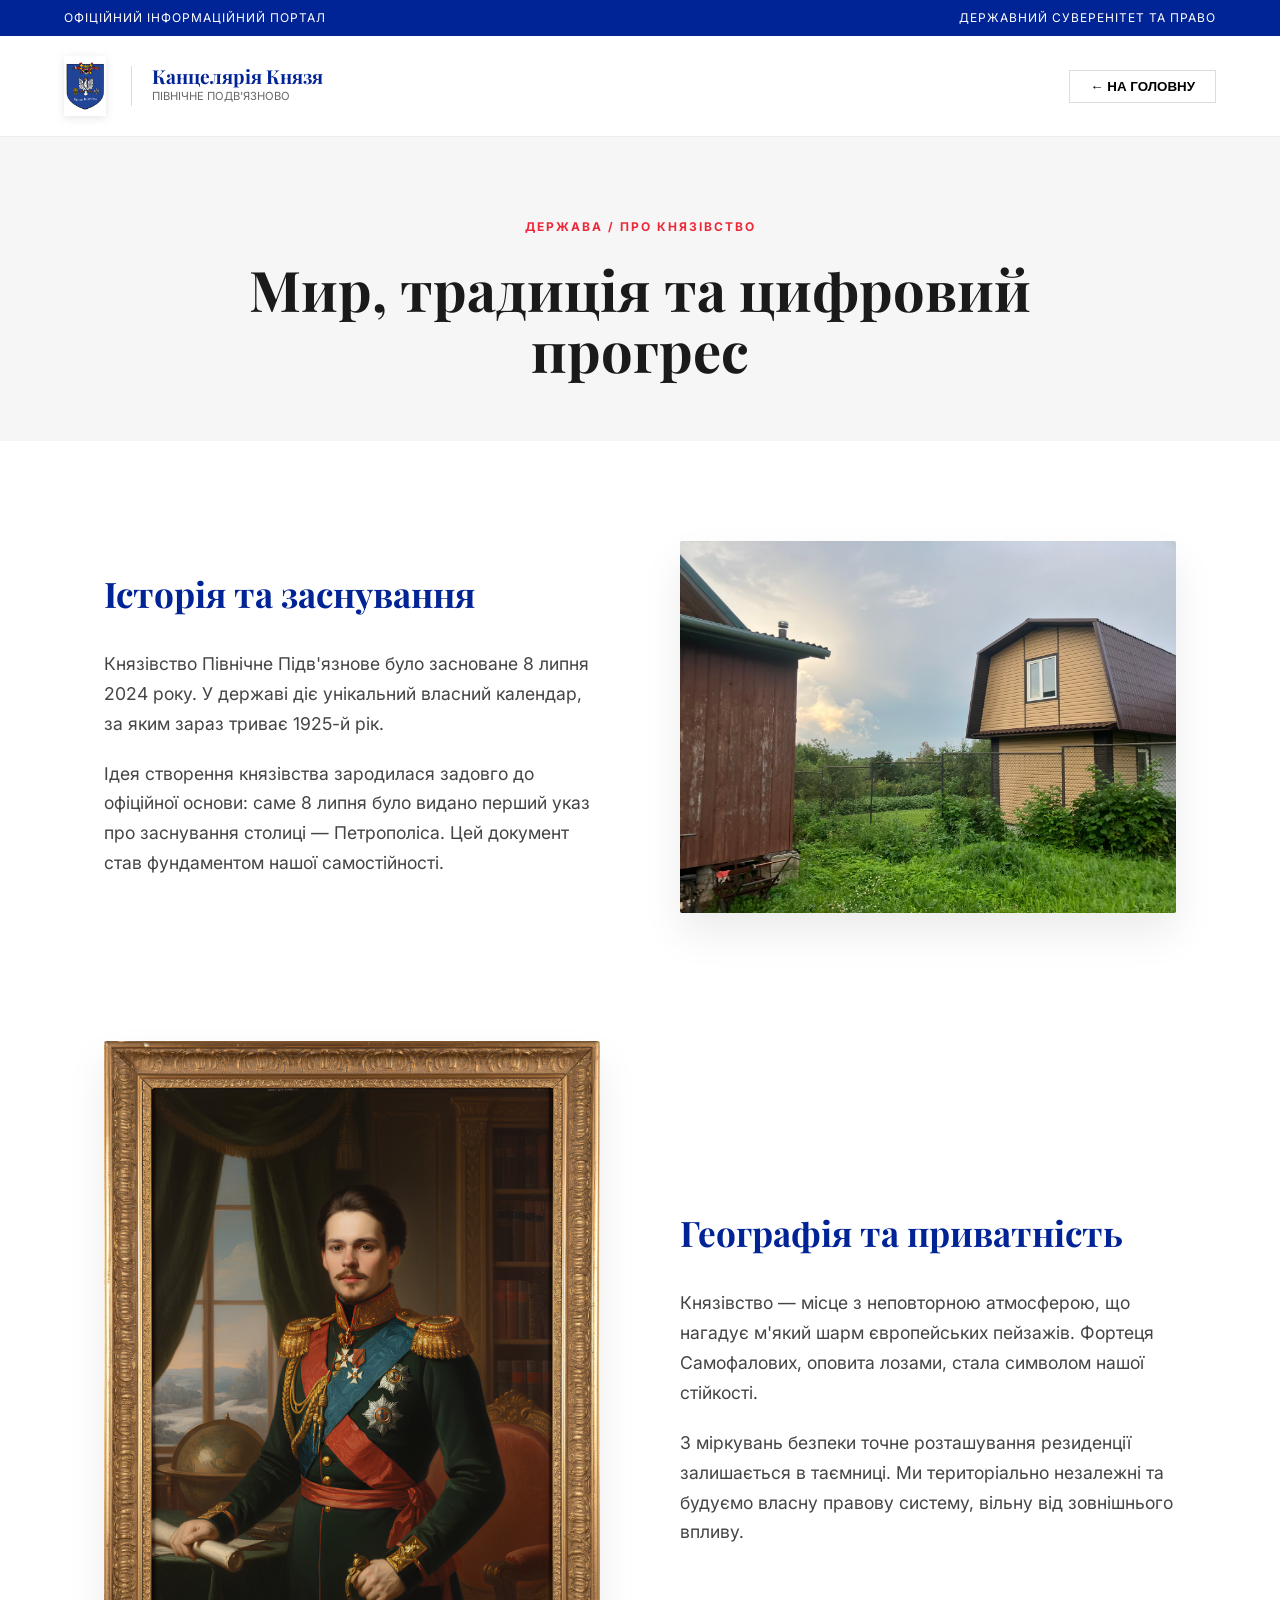
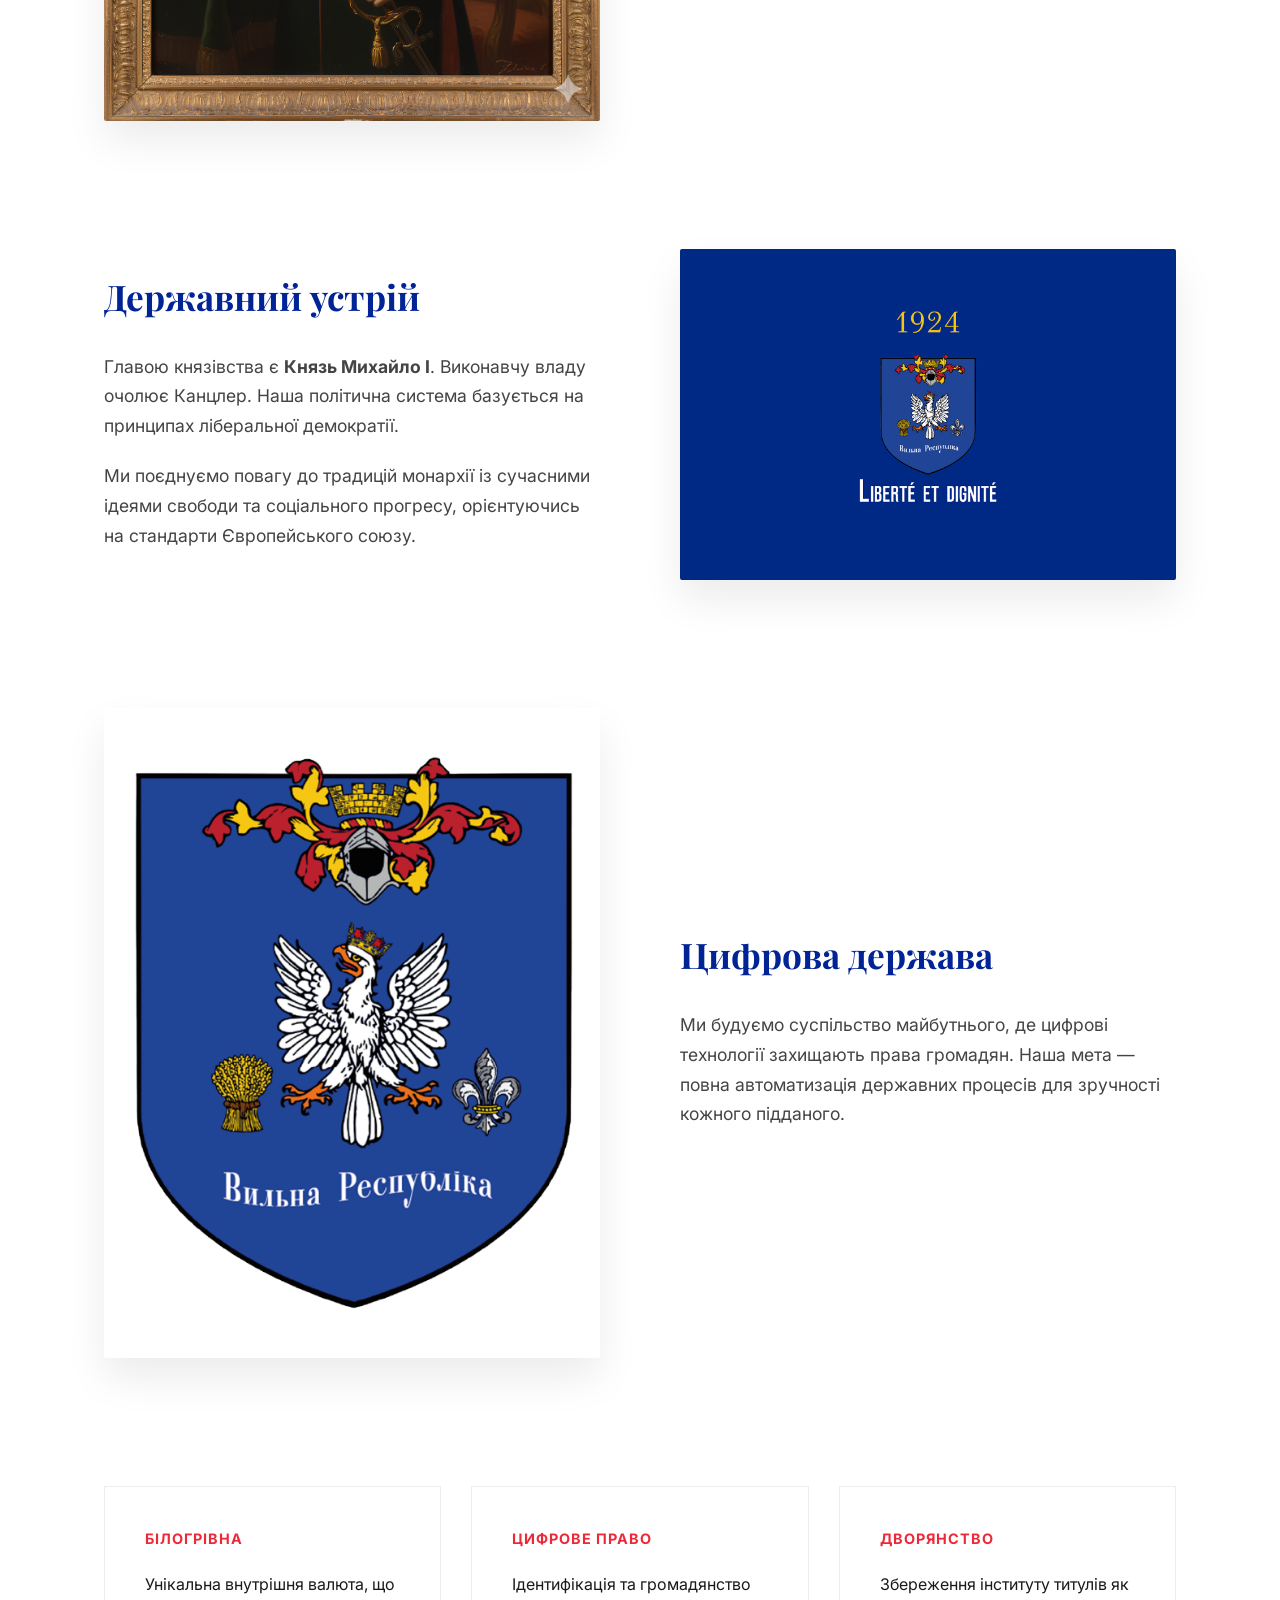
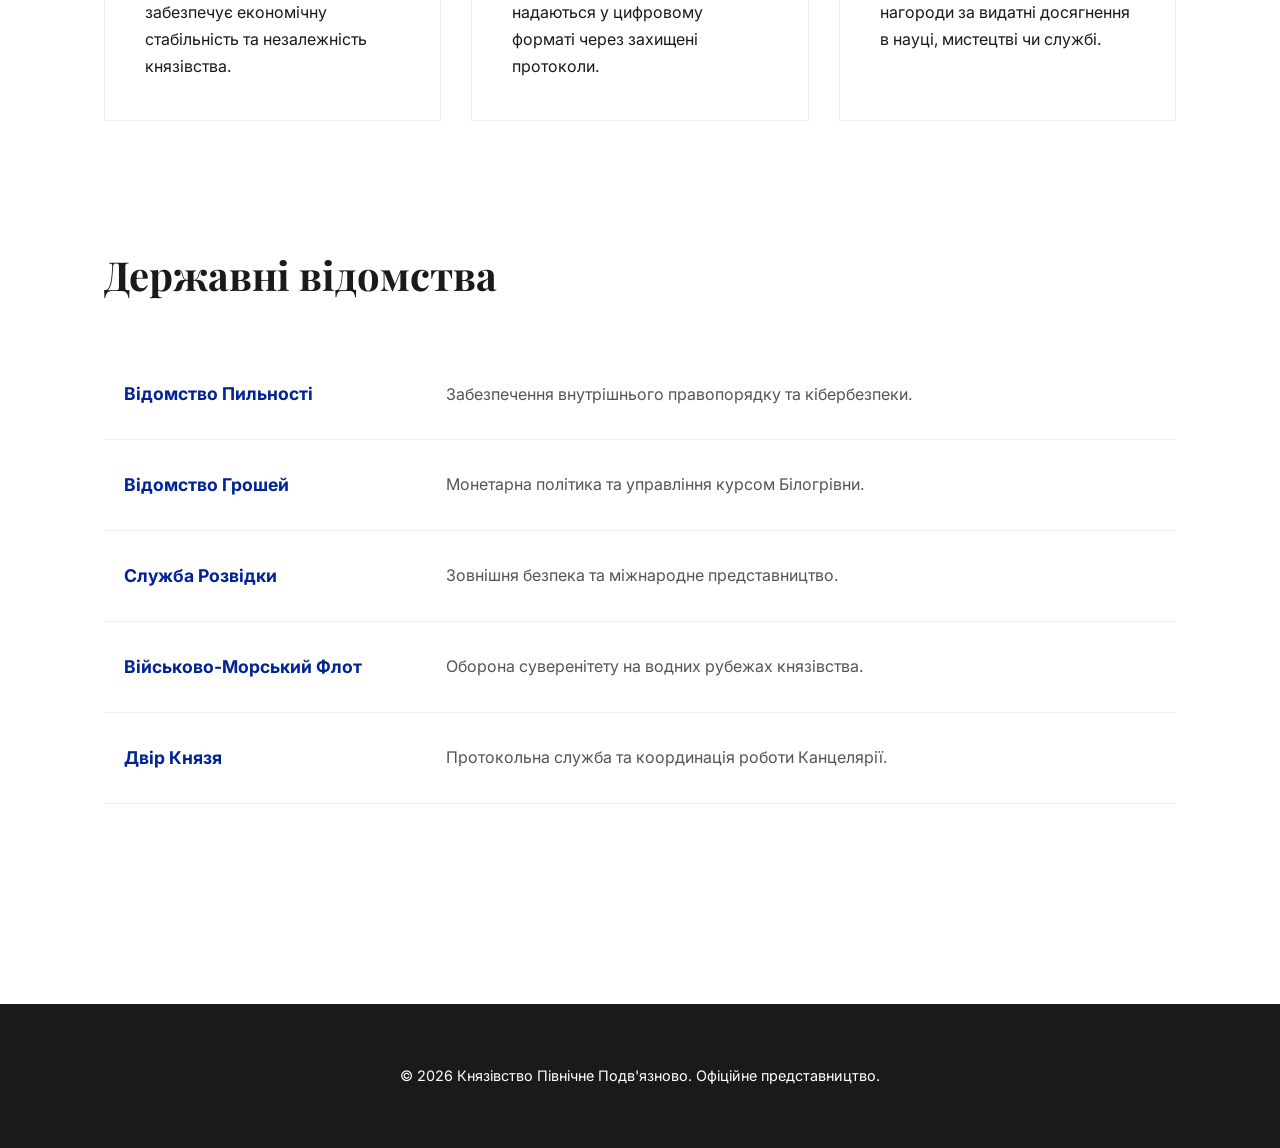
<file: about.html>
<!DOCTYPE html>
<html lang="uk">
<head>
    <meta charset="UTF-8">
    <meta name="viewport" content="width=device-width, initial-scale=1.0">
    <title>Про державу | Північне Подв'язново</title>
    <link href="https://fonts.googleapis.com/css2?family=Inter:wght@300;400;500;600;700&family=Playfair+Display:wght@700&display=swap" rel="stylesheet">
    <style>
        :root {
            --color-primary: #002395; /* Deep European Blue */
            --color-accent: #ed2939;  /* Noble Red */
            --color-text: #1a1a1a;
            --color-bg-alt: #f6f6f6;
            --container-width: 1200px;
            --transition: all 0.4s cubic-bezier(0.165, 0.84, 0.44, 1);
        }

        * { box-sizing: border-box; margin: 0; padding: 0; }

        body {
            font-family: 'Inter', -apple-system, sans-serif;
            background-color: #ffffff;
            color: var(--color-text);
            line-height: 1.7;
            -webkit-font-smoothing: antialiased;
        }

        /* --- ВЕРХНЯ ПАНЕЛЬ (Top Bar) --- */
        .top-bar {
            background: var(--color-primary);
            color: white;
            padding: 8px 5%;
            font-size: 0.75rem;
            letter-spacing: 1px;
            text-transform: uppercase;
            display: flex;
            justify-content: space-between;
        }

        /* --- ШАПКА (Header) --- */
        header {
            padding: 20px 5%;
            display: flex;
            align-items: center;
            justify-content: space-between;
            background: #fff;
            border-bottom: 1px solid #eee;
            position: sticky;
            top: 0;
            z-index: 1000;
        }

        .gov-brand {
            display: flex;
            align-items: center;
            gap: 25px;
            text-decoration: none;
        }

        .logo-seal {
            height: 60px;
            filter: drop-shadow(0 2px 4px rgba(0,0,0,0.1));
        }

        .brand-text {
            border-left: 1px solid #ddd;
            padding-left: 20px;
        }

        .brand-text h1 {
            font-family: 'Playfair Display', serif;
            font-size: 1.2rem;
            line-height: 1.1;
            color: var(--color-primary);
        }

        .menu-btn {
            background: none;
            border: 1px solid #ddd;
            padding: 8px 20px;
            cursor: pointer;
            font-weight: 600;
            display: flex;
            align-items: center;
            gap: 10px;
            transition: var(--transition);
        }

        .menu-btn:hover { background: var(--color-bg-alt); }

        /* --- КОНТЕНТ СТОРІНКИ --- */
        .page-header {
            padding: 80px 5% 60px;
            background: var(--color-bg-alt);
            text-align: center;
        }

        .breadcrumb {
            text-transform: uppercase;
            font-size: 0.75rem;
            font-weight: 700;
            color: var(--color-accent);
            letter-spacing: 2px;
            margin-bottom: 20px;
            display: block;
        }

        .page-header h1 {
            font-family: 'Playfair Display', serif;
            font-size: 3.5rem;
            color: var(--color-text);
            line-height: 1.1;
            max-width: 900px;
            margin: 0 auto;
        }

        .main-content {
            padding: 100px 5%;
            max-width: var(--container-width);
            margin: 0 auto;
        }
        
        /* Блоки з описом */
        .feature-block {
            display: grid;
            grid-template-columns: 1fr 1fr;
            gap: 80px;
            margin-bottom: 120px;
            align-items: center;
        }

        .feature-text h2 {
            font-family: 'Playfair Display', serif;
            font-size: 2.2rem;
            margin-bottom: 25px;
            color: var(--color-primary);
        }

        .feature-text p {
            font-size: 1.1rem;
            margin-bottom: 20px;
            color: #444;
        }

        .feature-image img {
            width: 100%;
            height: auto;
            border-radius: 2px;
            box-shadow: 0 20px 40px rgba(0,0,0,0.08);
        }

        /* Інфо-картки */
        .info-grid {
            display: grid;
            grid-template-columns: repeat(3, 1fr);
            gap: 30px;
            margin: 80px 0;
        }

        .info-card {
            background: white;
            padding: 40px;
            border: 1px solid #eee;
            transition: var(--transition);
        }

        .info-card:hover {
            border-color: var(--color-accent);
            transform: translateY(-5px);
        }

        .info-card h3 {
            color: var(--color-accent);
            font-size: 0.9rem;
            margin-bottom: 20px;
            text-transform: uppercase;
            letter-spacing: 1px;
        }

        /* Таблиця відомств */
        .agency-section { margin-top: 120px; }
        .agency-section h2 { font-family: 'Playfair Display', serif; font-size: 2.5rem; margin-bottom: 40px; }
        
        .agency-table { width: 100%; border-collapse: collapse; }
        .agency-table tr { border-bottom: 1px solid #eee; transition: background 0.2s; }
        .agency-table tr:hover { background: #fafafa; }
        .agency-table td { padding: 30px 20px; vertical-align: middle; }
        
        .agency-table .name { 
            font-weight: 700; 
            color: var(--color-primary); 
            width: 30%; 
            font-size: 1.1rem; 
        }
        
        .agency-table .desc { color: #555; font-size: 1rem; }

        footer {
            background: var(--color-text);
            color: white;
            padding: 60px 5%;
            text-align: center;
            font-size: 0.9rem;
            margin-top: 100px;
        }

        /* Адаптивність */
        @media (max-width: 1024px) {
            .feature-block { grid-template-columns: 1fr; gap: 40px; text-align: center; }
            .feature-block:nth-child(even) { direction: ltr; }
            .info-grid { grid-template-columns: 1fr; }
            .page-header h1 { font-size: 2.5rem; }
        }
    </style>
</head>
<body>

    <div class="top-bar">
        <span>Офіційний інформаційний портал</span>
        <span>Державний суверенітет та право</span>
    </div>

    <header>
        <a href="index.html" class="gov-brand">
            <img src="Зображення/герб.png" alt="Seal" class="logo-seal">
            <div class="brand-text">
                <h1>Канцелярія Князя</h1>
                <p style="font-size: 0.7rem; text-transform: uppercase; color: #666;">Північне Подв'язново</p>
            </div>
        </a>
        <button class="menu-btn" onclick="window.location.href='index.html'">
            ← НА ГОЛОВНУ
        </button>
    </header>

    <main>
        <section class="page-header">
            <span class="breadcrumb">Держава / Про князівство</span>
            <h1>Мир, традиція та цифровий прогрес</h1>
        </section>

        <div class="main-content">
            <div class="feature-block">
                <div class="feature-text">
                    <h2>Історія та заснування</h2>
                    <p>Князівство Північне Підв'язнове було засноване 8 липня 2024 року. У державі діє унікальний власний календар, за яким зараз триває 1925-й рік.</p>
                    <p>Ідея створення князівства зародилася задовго до офіційної основи: саме 8 липня було видано перший указ про заснування столиці — Петрополіса. Цей документ став фундаментом нашої самостійності.</p>
                </div>
                <div class="feature-image">
                    <img src="Зображення/about_1.jpg" alt="Історія">
                </div>
            </div>

            <div class="feature-block" style="direction: rtl;">
                <div class="feature-text" style="direction: ltr;">
                    <h2>Географія та приватність</h2>
                    <p>Князівство — місце з неповторною атмосферою, що нагадує м'який шарм європейських пейзажів. Фортеця Самофалових, оповита лозами, стала символом нашої стійкості.</p>
                    <p>З міркувань безпеки точне розташування резиденції залишається в таємниці. Ми територіально незалежні та будуємо власну правову систему, вільну від зовнішнього впливу.</p>
                </div>
                <div class="feature-image">
                    <img src="Зображення/about_2.png" alt="Географія">
                </div>
            </div>

            <div class="feature-block">
                <div class="feature-text">
                    <h2>Державний устрій</h2>
                    <p>Главою князівства є <strong>Князь Михайло I</strong>. Виконавчу владу очолює Канцлер. Наша політична система базується на принципах ліберальної демократії.</p>
                    <p>Ми поєднуємо повагу до традицій монархії із сучасними ідеями свободи та соціального прогресу, орієнтуючись на стандарти Європейського союзу.</p>
                </div>
                <div class="feature-image">
                    <img src="Зображення/about_3.png" alt="Влада">
                </div>
            </div>

            <div class="feature-block" style="direction: rtl;">
                <div class="feature-text" style="direction: ltr;">
                    <h2>Цифрова держава</h2>
                    <p>Ми будуємо суспільство майбутнього, де цифрові технології захищають права громадян. Наша мета — повна автоматизація державних процесів для зручності кожного підданого.</p>
                </div>
                <div class="feature-image">
                    <img src="Зображення/about_4.png" alt="Прогрес">
                </div>
            </div>

            <div class="info-grid">
                <div class="info-card">
                    <h3>Білогрівна</h3>
                    <p>Унікальна внутрішня валюта, що забезпечує економічну стабільність та незалежність князівства.</p>
                </div>
                <div class="info-card">
                    <h3>Цифрове право</h3>
                    <p>Ідентифікація та громадянство надаються у цифровому форматі через захищені протоколи.</p>
                </div>
                <div class="info-card">
                    <h3>Дворянство</h3>
                    <p>Збереження інституту титулів як нагороди за видатні досягнення в науці, мистецтві чи службі.</p>
                </div>
            </div>

            <section class="agency-section">
                <h2>Державні відомства</h2>
                <table class="agency-table">
                    <tr>
                        <td class="name">Відомство Пильності</td>
                        <td class="desc">Забезпечення внутрішнього правопорядку та кібербезпеки.</td>
                    </tr>
                    <tr>
                        <td class="name">Відомство Грошей</td>
                        <td class="desc">Монетарна політика та управління курсом Білогрівни.</td>
                    </tr>
                    <tr>
                        <td class="name">Служба Розвідки</td>
                        <td class="desc">Зовнішня безпека та міжнародне представництво.</td>
                    </tr>
                    <tr>
                        <td class="name">Військово-Морський Флот</td>
                        <td class="desc">Оборона суверенітету на водних рубежах князівства.</td>
                    </tr>
                    <tr>
                        <td class="name">Двір Князя</td>
                        <td class="desc">Протокольна служба та координація роботи Канцелярії.</td>
                    </tr>
                </table>
            </section>
        </div>
    </main>

    <footer>
        <p>&copy; 2026 Князівство Північне Подв'язново. Офіційне представництво.</p>
    </footer>

</body>
</html>
</file>
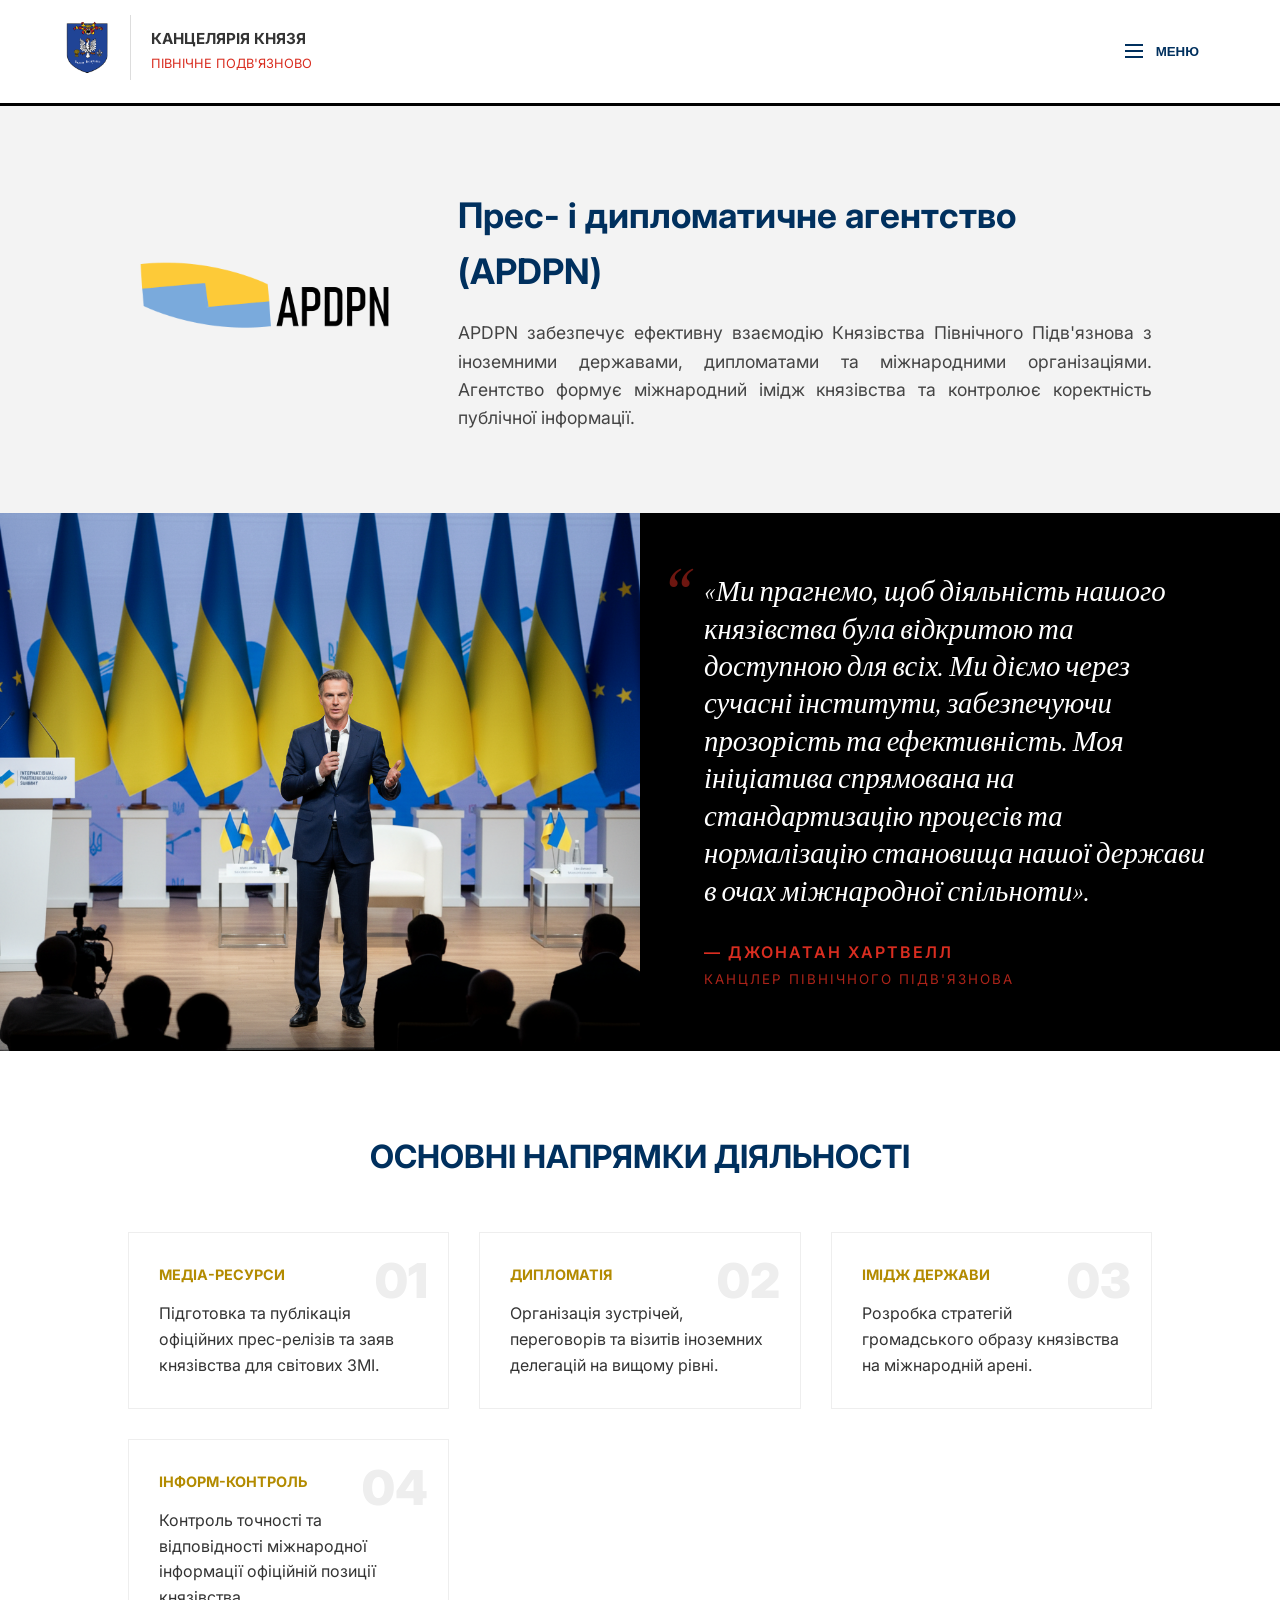
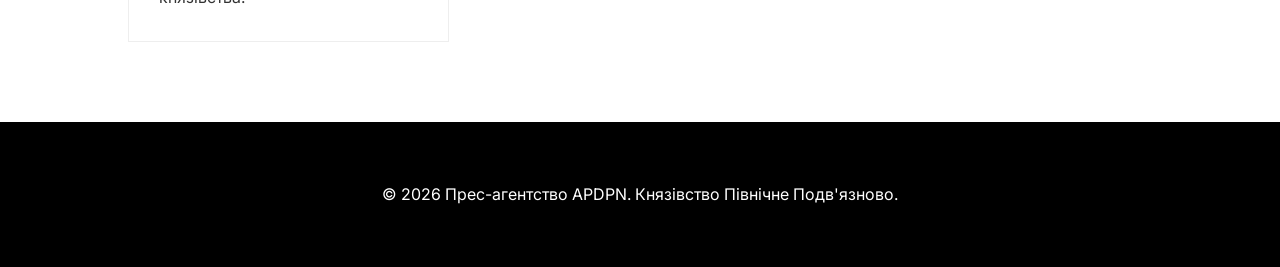
<file: APDPN.html>
<!DOCTYPE html>
<html lang="uk">
<head>
    <meta charset="UTF-8">
    <meta name="viewport" content="width=device-width, initial-scale=1.0">
    <title>APDPN — Північне Подв'язново</title>
    <link href="https://fonts.googleapis.com/css2?family=Inter:wght@300;400;600;700&family=Instrument+Serif:ital@0;1&display=swap" rel="stylesheet">
    <style>
        :root {
            --gov-blue: #00305e;
            --gov-red: #d92d20;
            --gov-black: #000000;
            --gov-grey: #f3f3f3;
            --apdpn-gold: #b38b00; /* Дипломатичний золотий акцент */
            --transition: all 0.3s cubic-bezier(0.25, 0.8, 0.25, 1);
        }

        * { box-sizing: border-box; margin: 0; padding: 0; }

        body {
            font-family: 'Inter', sans-serif;
            background-color: #fff;
            color: #333;
            line-height: 1.6;
        }

        /* --- ШАПКА ТА МЕНЮ (СИНХРОНІЗОВАНО З ВАШИМИ ФАЙЛАМИ) --- */
        header {
            display: flex; align-items: center; justify-content: space-between;
            padding: 15px 5%; border-bottom: 3px solid var(--gov-black);
            background: #fff; position: sticky; top: 0; z-index: 1000;
        }
        .header-left { display: flex; align-items: center; text-decoration: none; color: inherit; }
        .logo-box img { height: 65px; margin-right: 20px; border-right: 1px solid #ddd; padding-right: 20px; }
        .header-title { font-weight: 700; text-transform: uppercase; font-size: 0.95rem; }
        .header-title span { color: var(--gov-red); font-size: 0.8rem; font-weight: 400; }

        .menu-btn {
            background: none; border: 2px solid transparent; cursor: pointer;
            display: flex; align-items: center; font-weight: 700; color: var(--gov-blue);
            padding: 8px 15px; transition: var(--transition);
        }
        .menu-btn:hover { color: var(--gov-red); border-color: var(--gov-red); }

        #menuOverlay {
            position: fixed; top: 0; left: 0; width: 100%; height: 100%;
            background: white; z-index: 2000; display: none; padding: 50px 10%;
            animation: fadeIn 0.3s ease; overflow-y: auto;
        }
        @keyframes fadeIn { from { opacity: 0; } to { opacity: 1; } }
        .close-btn { background: var(--gov-black); color: white; border: none; padding: 10px 25px; cursor: pointer; font-weight: 700; margin-bottom: 40px; }
        
        .menu-grid { display: grid; grid-template-columns: repeat(auto-fit, minmax(280px, 1fr)); gap: 40px; }
        .menu-section h3 { color: var(--gov-blue); border-bottom: 2px solid var(--gov-red); padding-bottom: 10px; margin-bottom: 15px; text-transform: uppercase; }
        .menu-list { list-style: none; }
        .menu-list li { margin-bottom: 12px; }
        .menu-list a { text-decoration: none; color: #000; transition: 0.2s; display: block; }
        .menu-list a:hover { color: var(--gov-red); padding-left: 8px; }

        /* --- ГЕРОЙ-СЕКЦІЯ --- */
        .agency-hero {
            display: flex; align-items: center; padding: 60px 10%;
            background: var(--gov-grey); gap: 50px;
        }
        .agency-logo img { width: 280px; height: auto; }
        .agency-title h1 { font-size: 2.2rem; color: var(--gov-blue); margin-bottom: 20px; }
        .agency-title p { font-size: 1.1rem; text-align: justify; color: #444; }

        /* --- ВИСТУП КАНЦЛЕРА --- */
        .speech-section {
            display: grid; grid-template-columns: 1fr 1fr; 
            background: var(--gov-black); color: white; min-height: 500px;
        }
        .speech-img {
            background: url('Зображення/APDPN-Kanstler.png') no-repeat center center;
            background-size: cover; min-height: 400px;
        }
        .speech-text {
            padding: 60px 10%; display: flex; flex-direction: column; justify-content: center;
        }
        .speech-text blockquote {
            font-family: 'Instrument Serif', serif; font-size: 1.8rem;
            line-height: 1.3; font-style: italic; position: relative;
        }
        .speech-text blockquote::before {
            content: "“"; font-size: 5rem; position: absolute; left: -40px; top: -20px; color: var(--gov-red); opacity: 0.5;
        }
        .speech-author {
            margin-top: 30px; text-transform: uppercase; letter-spacing: 2px;
            font-weight: 600; color: var(--gov-red);
        }

        /* --- ФУНКЦІЇ --- */
        .functions-section { padding: 80px 10%; }
        .functions-section h2 { 
            font-size: 2rem; margin-bottom: 50px; text-align: center;
            text-transform: uppercase; color: var(--gov-blue);
        }
        .functions-grid {
            display: grid; grid-template-columns: repeat(auto-fit, minmax(240px, 1fr)); gap: 30px;
        }
        .func-item {
            padding: 30px; border: 1px solid #eee; transition: var(--transition);
            position: relative;
        }
        .func-item:hover { border-color: var(--apdpn-gold); box-shadow: 0 10px 30px rgba(0,0,0,0.05); }
        .func-item span {
            font-size: 3rem; font-weight: 900; color: #eee; position: absolute; top: 10px; right: 20px; z-index: -1;
        }
        .func-item h4 { color: var(--apdpn-gold); margin-bottom: 15px; text-transform: uppercase; font-size: 0.9rem; }

        footer { padding: 60px 10%; background: var(--gov-black); color: white; text-align: center; }

        @media (max-width: 1024px) {
            .agency-hero { flex-direction: column; text-align: center; }
            .speech-section { grid-template-columns: 1fr; }
            .speech-text { padding: 40px 5%; }
        }
    </style>
</head>
<body>

<div id="menuOverlay">
    <button class="close-btn" onclick="toggleMenu()">✕ ЗАКРИТИ МЕНЮ</button>
    <div class="menu-grid">
        <div class="menu-section">
            <h3>Держава</h3>
            <ul class="menu-list">
                <li><a href="index.html">Головна сторінка</a></li>
                <li><a href="about.html">Про державу</a></li>
                <li><a href="#">Конституція</a></li>
            </ul>
        </div>
        <div class="menu-section">
            <h3>Канцлер</h3>
            <ul class="menu-list">
                <li><a href="#">Відомство Бдітєльності</a></li>
                <li><a href="#">Відомство Грошей</a></li>
                <li><a href="#">Двір його Князівської Величності</a></li>
                <li><a href="#">Відомство Земських справ</a></li>
                <li><a href="#">Служба Зовнішньої Розвідки</a></li>
                <li><a href="#">Флот Північного Підв'язнова</a></li>
                <li><a href="fasdn.html">FASDN (Стандартизація)</a></li>
                <li><a href="apdpn.html">APDPN (Прес-служба)</a></li>
            </ul>
        </div>
        <div class="menu-section">
            <h3>Громадянам</h3>
            <ul class="menu-list">
                <li><a href="#">Титули та жалування</a></li>
                <li><a href="#">Підданство</a></li>
            </ul>
        </div>
    </div>
</div>

<header>
    <a href="index.html" class="header-left">
        <div class="logo-box"><img src="Зображення/герб.png" alt="Герб"></div>
        <div class="header-title">Канцелярія Князя <br><span>Північне Подв'язново</span></div>
    </a>
    <button class="menu-btn" onclick="toggleMenu()">
        <svg width="24" height="24" viewBox="0 0 24 24" fill="none" stroke="currentColor" stroke-width="2"><line x1="3" y1="12" x2="21" y2="12"></line><line x1="3" y1="6" x2="21" y2="6"></line><line x1="3" y1="18" x2="21" y2="18"></line></svg>
        <span style="margin-left:10px">МЕНЮ</span>
    </button>
</header>

<main>
    <section class="agency-hero">
        <div class="agency-logo">
            <img src="Зображення/APDPN.png" alt="APDPN Logo">
        </div>
        <div class="agency-title">
            <h1>Прес- і дипломатичне агентство (APDPN)</h1>
            <p>APDPN забезпечує ефективну взаємодію Князівства Північного Підв'язнова з іноземними державами, дипломатами та міжнародними організаціями. Агентство формує міжнародний імідж князівства та контролює коректність публічної інформації.</p>
        </div>
    </section>

    <section class="speech-section">
        <div class="speech-img"></div>
        <div class="speech-text">
            <blockquote>
                «Ми прагнемо, щоб діяльність нашого князівства була відкритою та доступною для всіх. Ми діємо через сучасні інститути, забезпечуючи прозорість та ефективність. Моя ініціатива спрямована на стандартизацію процесів та нормалізацію становища нашої держави в очах міжнародної спільноти».
            </blockquote>
            <div class="speech-author">
                — Джонатан Хартвелл<br>
                <small style="font-weight: 400; opacity: 0.8;">Канцлер Північного Підв'язнова</small>
            </div>
        </div>
    </section>

    <section class="functions-section">
        <h2>Основні напрямки діяльності</h2>
        <div class="functions-grid">
            <div class="func-item">
                <span>01</span>
                <h4>Медіа-ресурси</h4>
                <p>Підготовка та публікація офіційних прес-релізів та заяв князівства для світових ЗМІ.</p>
            </div>
            <div class="func-item">
                <span>02</span>
                <h4>Дипломатія</h4>
                <p>Організація зустрічей, переговорів та візитів іноземних делегацій на вищому рівні.</p>
            </div>
            <div class="func-item">
                <span>03</span>
                <h4>Імідж держави</h4>
                <p>Розробка стратегій громадського образу князівства на міжнародній арені.</p>
            </div>
            <div class="func-item">
                <span>04</span>
                <h4>Інформ-контроль</h4>
                <p>Контроль точності та відповідності міжнародної інформації офіційній позиції князівства.</p>
            </div>
        </div>
    </section>
</main>

<footer>
    <p>&copy; 2026 Прес-агентство APDPN. Князівство Північне Подв'язново.</p>
</footer>

<script>
    function toggleMenu() {
        const menu = document.getElementById('menuOverlay');
        const isVisible = menu.style.display === 'block';
        menu.style.display = isVisible ? 'none' : 'block';
        document.body.style.overflow = isVisible ? 'auto' : 'hidden';
    }
</script>

</body>
</html>
</file>
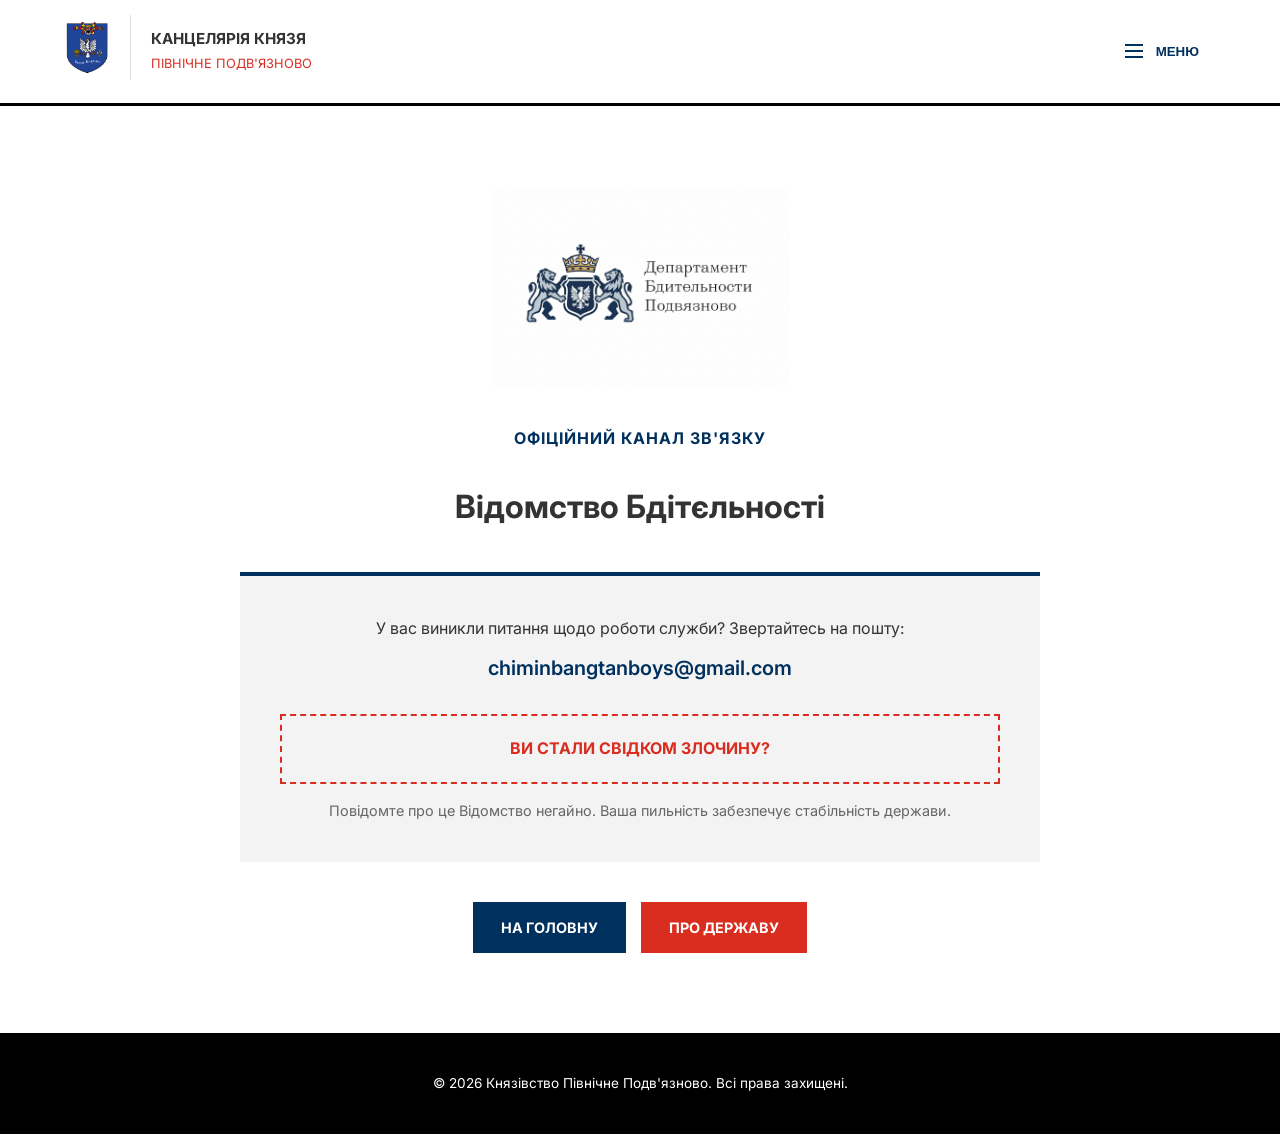
<file: bditelnosti.html>
<!DOCTYPE html>
<html lang="uk">
<head>
    <meta charset="UTF-8">
    <meta name="viewport" content="width=device-width, initial-scale=1.0">
    <title>Відомство Бдітєльності — Північне Подв'язново</title>
    <link href="https://fonts.googleapis.com/css2?family=Inter:wght@300;400;600;700&display=swap" rel="stylesheet">
    <link rel="stylesheet" href="style.css">
    <style>
        /* Специфічні стилі для контенту відомства */
        .agency-content {
            padding: 80px 10%;
            text-align: center;
            min-height: 60vh;
        }
        .agency-logo-main {
            max-width: 300px;
            height: auto;
            margin-bottom: 40px;
            display: block;
            margin-left: auto;
            margin-right: auto;
        }
        .contact-card {
            background: var(--gov-grey);
            padding: 40px;
            border-top: 4px solid var(--gov-blue);
            max-width: 800px;
            margin: 40px auto;
        }
        .crime-alert {
            margin-top: 30px;
            padding: 20px;
            border: 2px dashed var(--gov-red);
            color: var(--gov-red);
            font-weight: 700;
            text-transform: uppercase;
        }
        .email-text {
            font-size: 1.25rem;
            color: var(--gov-blue);
            text-decoration: none;
            font-weight: 600;
            display: inline-block;
            margin-top: 10px;
        }
        .email-text:hover {
            color: var(--gov-red);
        }
    </style>
</head>
<body>

<div id="menuOverlay">
    <button class="close-btn" onclick="toggleMenu()">✕ ЗАКРИТИ МЕНЮ</button>
    <div class="menu-grid">
        <div class="menu-section">
            <h3>Держава</h3>
            <ul class="menu-list">
                <li><a href="index.html">Головна сторінка</a></li>
                <li><a href="about.html">Про державу</a></li>
                <li><a href="constitution.html">Конституція</a></li>
            </ul>
        </div>
        <div class="menu-section">
            <h3>Канцлер</h3>
            <ul class="menu-list">
                <li><a href="kantsler.html">Відомство Канцлера</a></li>
                <li><a href="bditelnosti.html">Відомство Бдітєльності</a></li>
                <li><a href="groshey.html">Відомство Грошей</a></li>
                <li><a href="sprav.html">Відомство Земських справ</a></li>
                <li><a href="rosvidka.html">Служба Зовнішньої Розвідки</a></li>
                <li><a href="naval.html">Флот Північного Підв'язнова</a></li>
                <li><a href="FASDN.html">FASDN</a></li>
                <li><a href="APDPN.html">APDPN</a></li>
            </ul>
        </div>
        <div class="menu-section">
            <h3>Громадянам</h3>
            <ul class="menu-list">
                <li><a href="#">Титули та жалування</a></li>
                <li><a href="#">Підданство</a></li>
            </ul>
        </div>
    </div>
</div>

<header>
    <a href="index.html" class="header-left" style="text-decoration: none; color: inherit;">
        <div class="logo-box"><img src="Зображення/герб.png" alt="Герб"></div>
        <div class="header-title">Канцелярія Князя <br><span>Північне Подв'язново</span></div>
    </a>
    <button class="menu-btn" onclick="toggleMenu()">
        <svg width="24" height="24" viewBox="0 0 24 24" fill="none" stroke="currentColor" stroke-width="2"><line x1="3" y1="12" x2="21" y2="12"></line><line x1="3" y1="6" x2="21" y2="6"></line><line x1="3" y1="18" x2="21" y2="18"></line></svg>
        <span style="margin-left:10px">МЕНЮ</span>
    </button>
</header>

<main class="agency-content">
    <img src="Зображення/Лого_відомства_бдітєльності.png" alt="Відомство Бдітєльності" class="agency-logo-main">
    
    <span class="section-label">Офіційний канал зв'язку</span>
    <h1>Відомство Бдітєльності</h1>

    <div class="contact-card">
        <p>У вас виникли питання щодо роботи служби? Звертайтесь на пошту:</p>
        <a href="mailto:chiminbangtanboys@gmail.com" class="email-text">chiminbangtanboys@gmail.com</a>
        
        <div class="crime-alert">
            Ви стали свідком злочину?
        </div>
        <p style="margin-top: 15px; font-size: 0.9rem; color: #666;">
            Повідомте про це Відомство негайно. Ваша пильність забезпечує стабільність держави.
        </p>
    </div>

    <div class="btn-group" style="justify-content: center;">
        <a href="index.html" class="btn btn-blue">На головну</a>
        <a href="about.html" class="btn btn-red">Про державу</a>
    </div>
</main>

<footer>
    <p>&copy; 2026 Князівство Північне Подв'язново. Всі права захищені.</p>
</footer>

<script>
    function toggleMenu() {
        const menu = document.getElementById('menuOverlay');
        const isVisible = menu.style.display === 'block';
        menu.style.display = isVisible ? 'none' : 'block';
        document.body.style.overflow = isVisible ? 'auto' : 'hidden';
    }
</script>

</body>
</html>
</file>
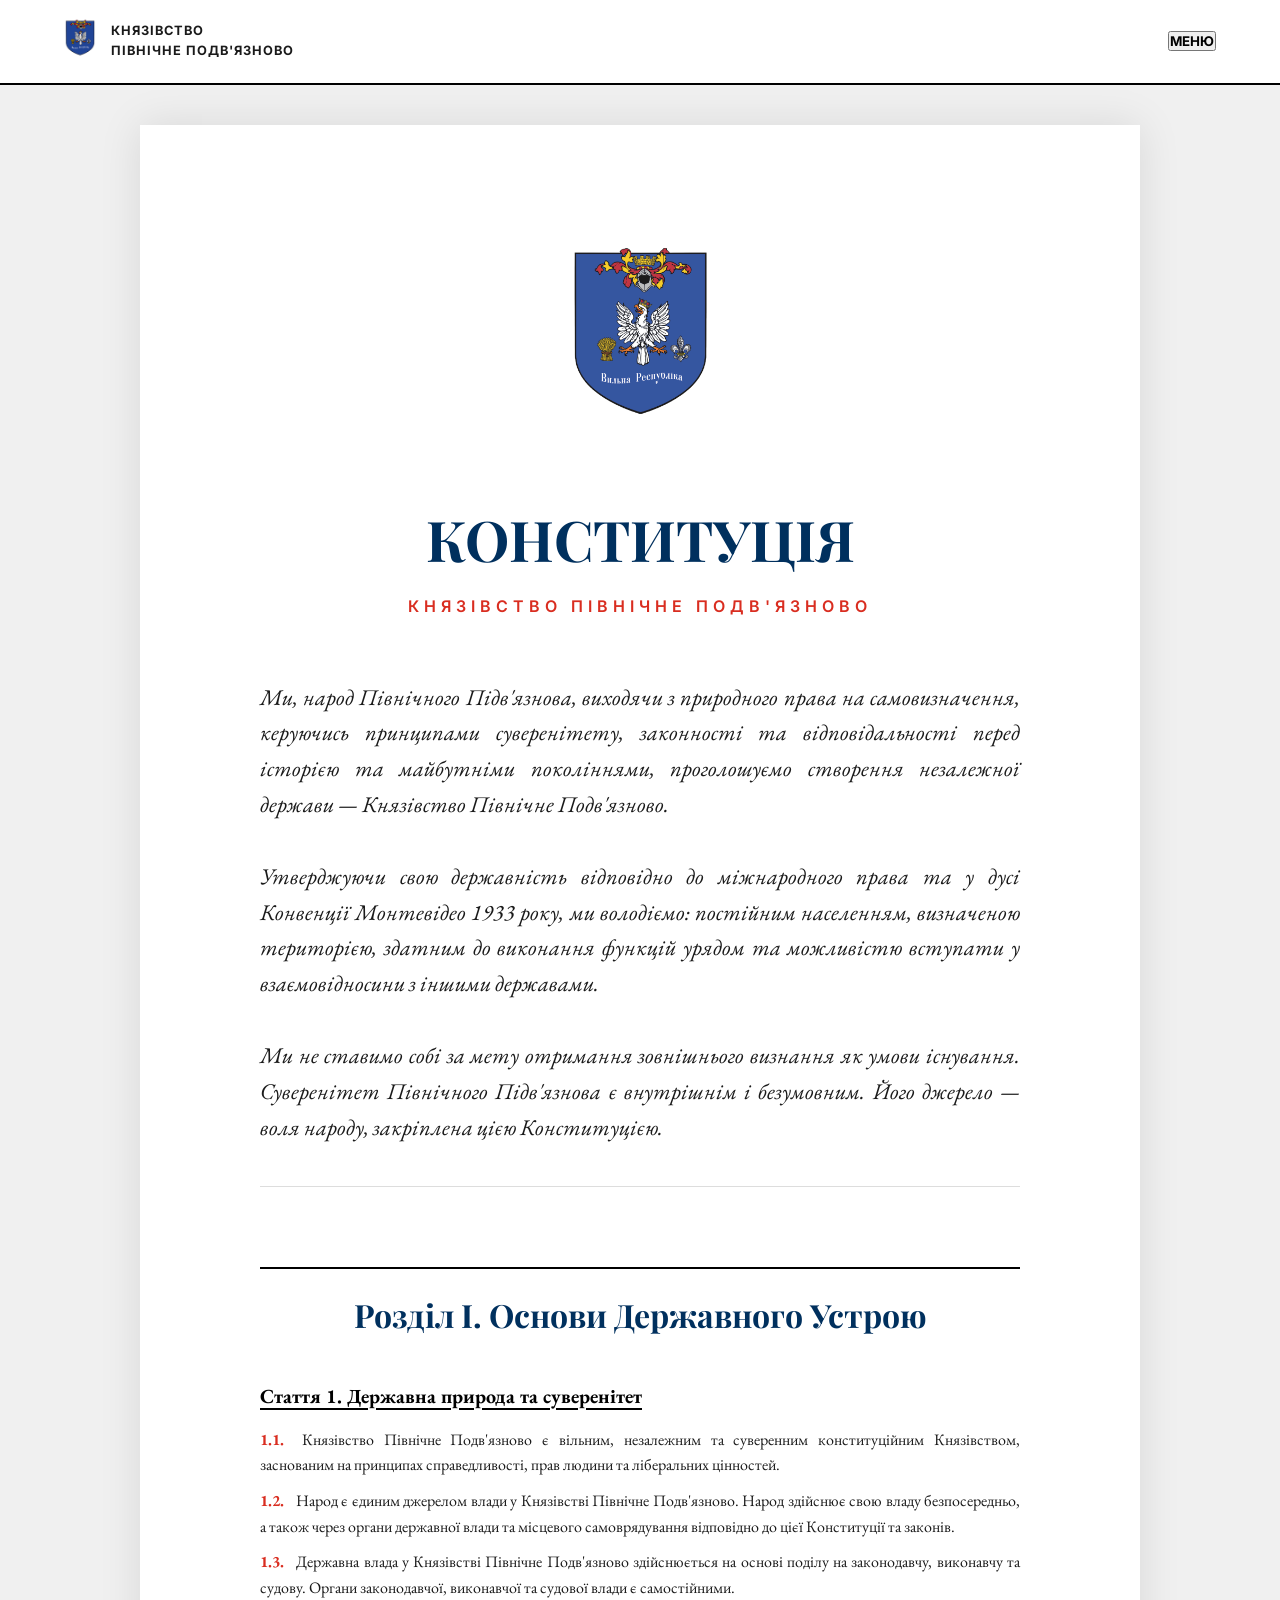
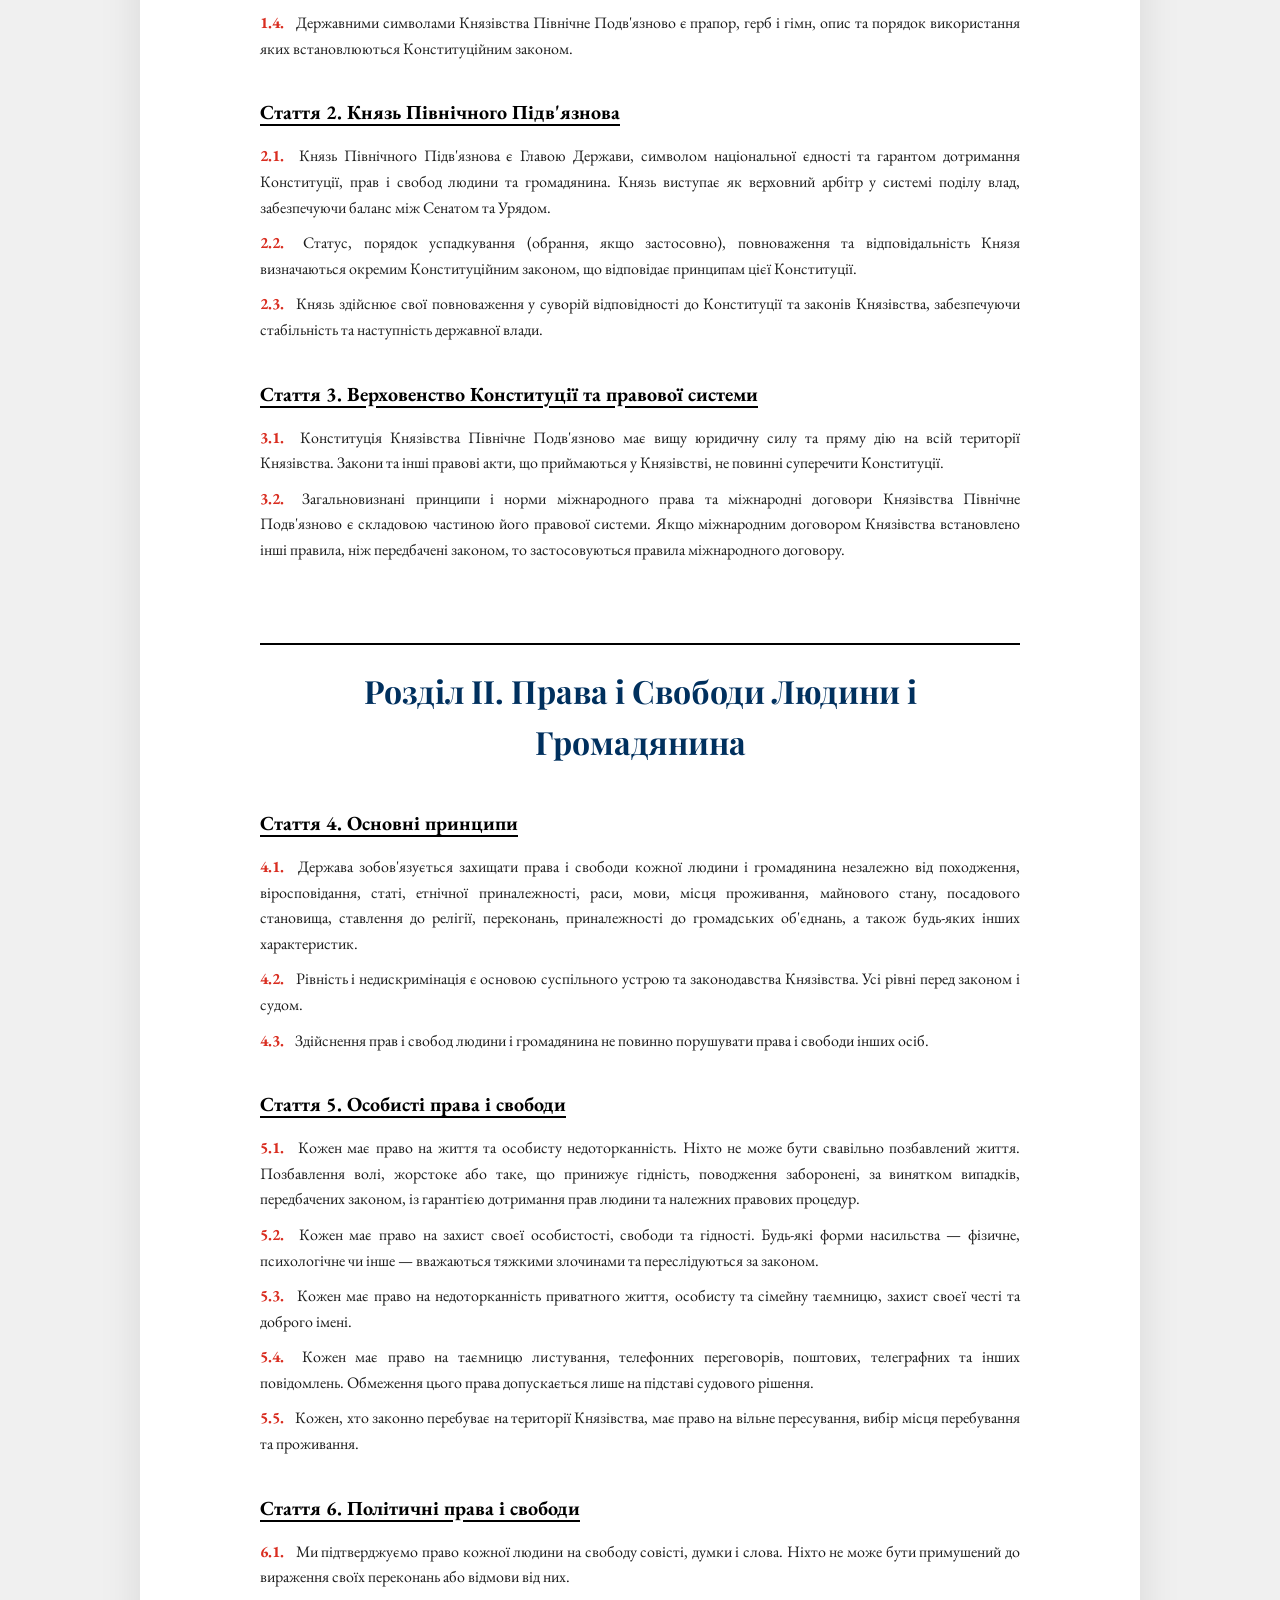
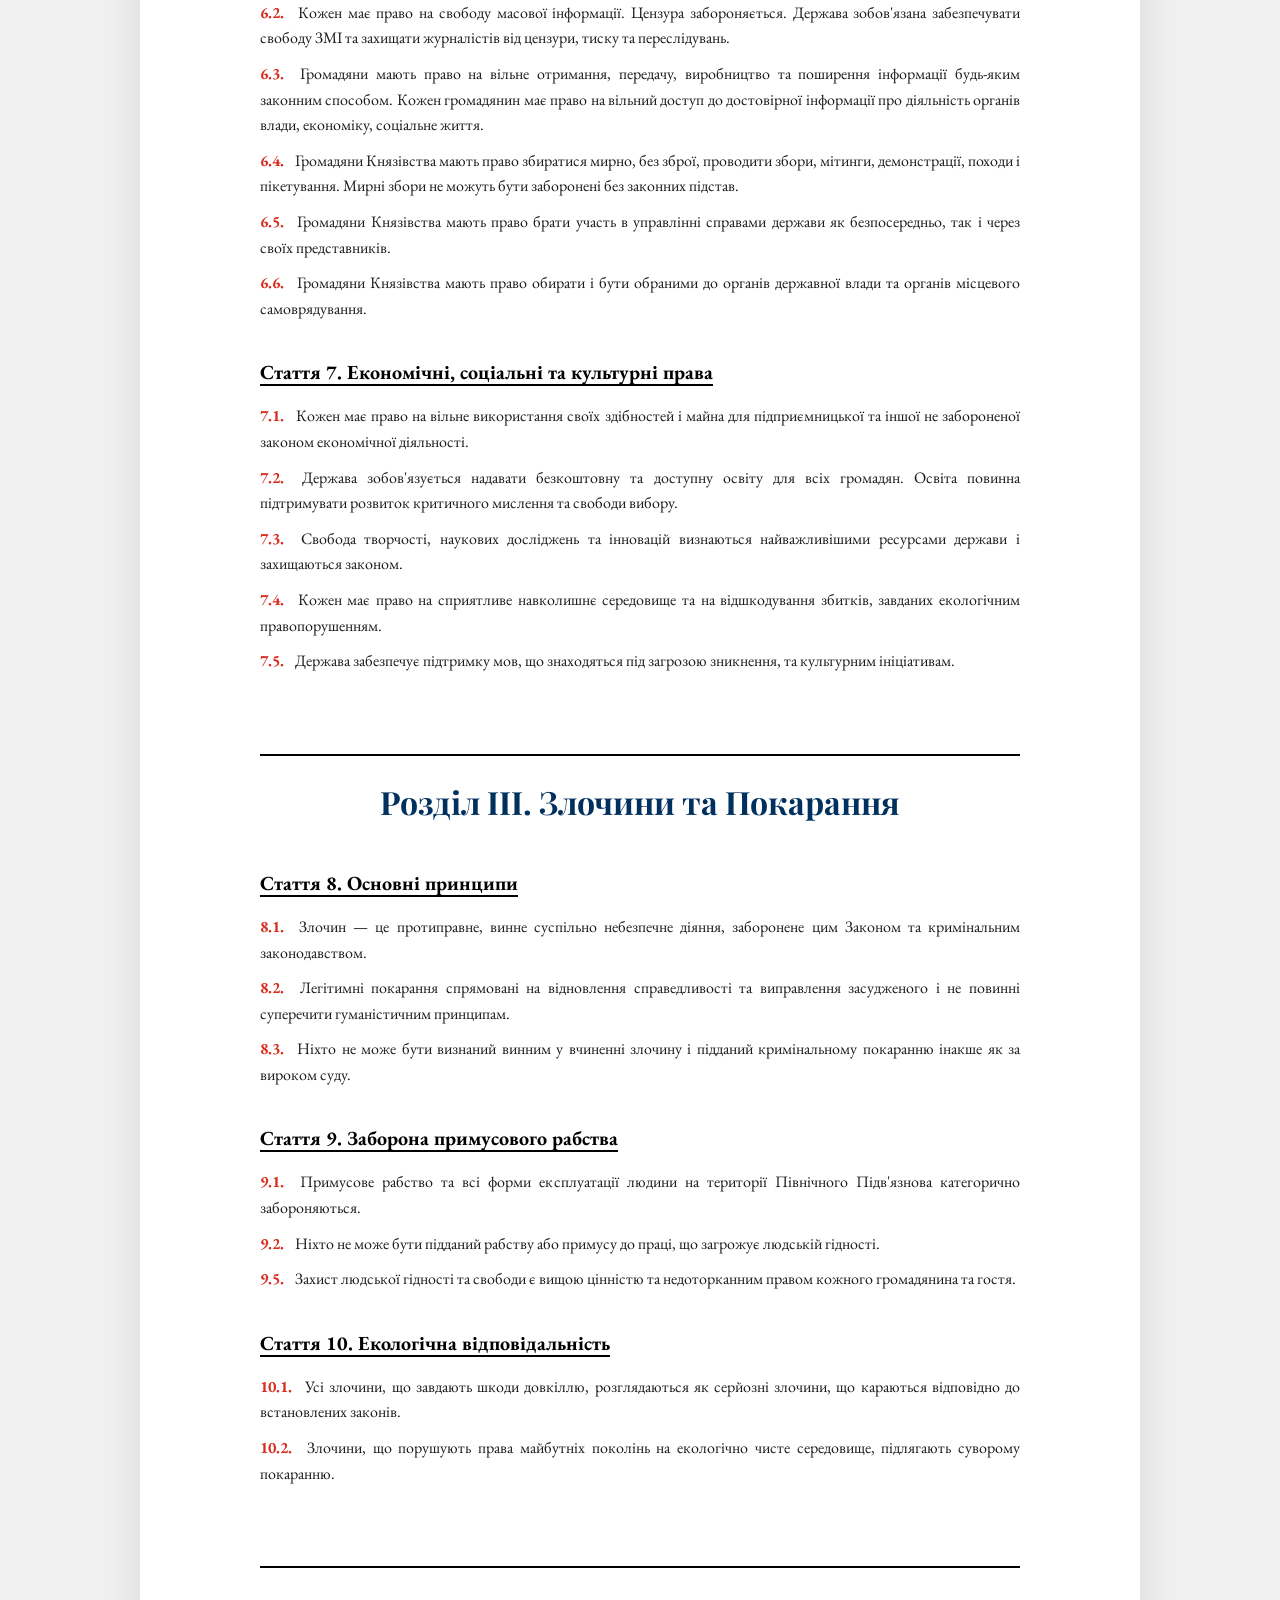
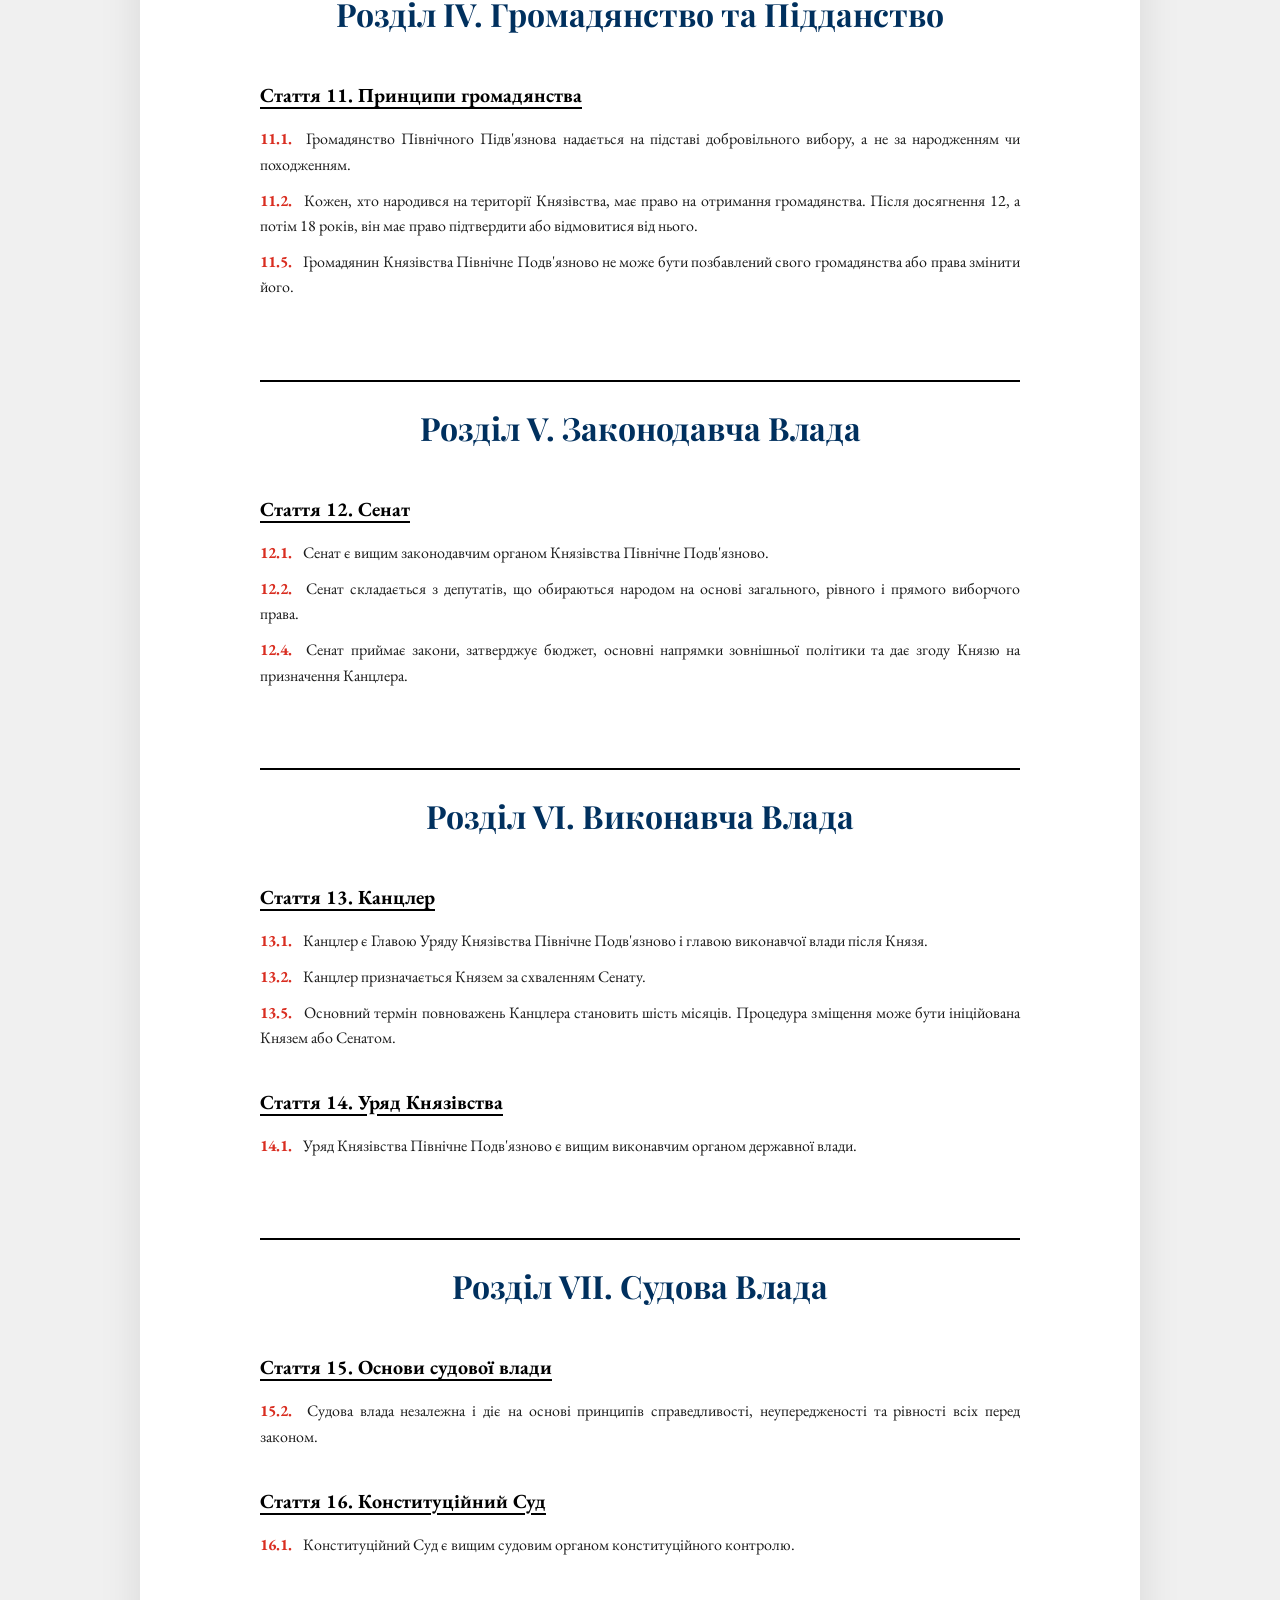
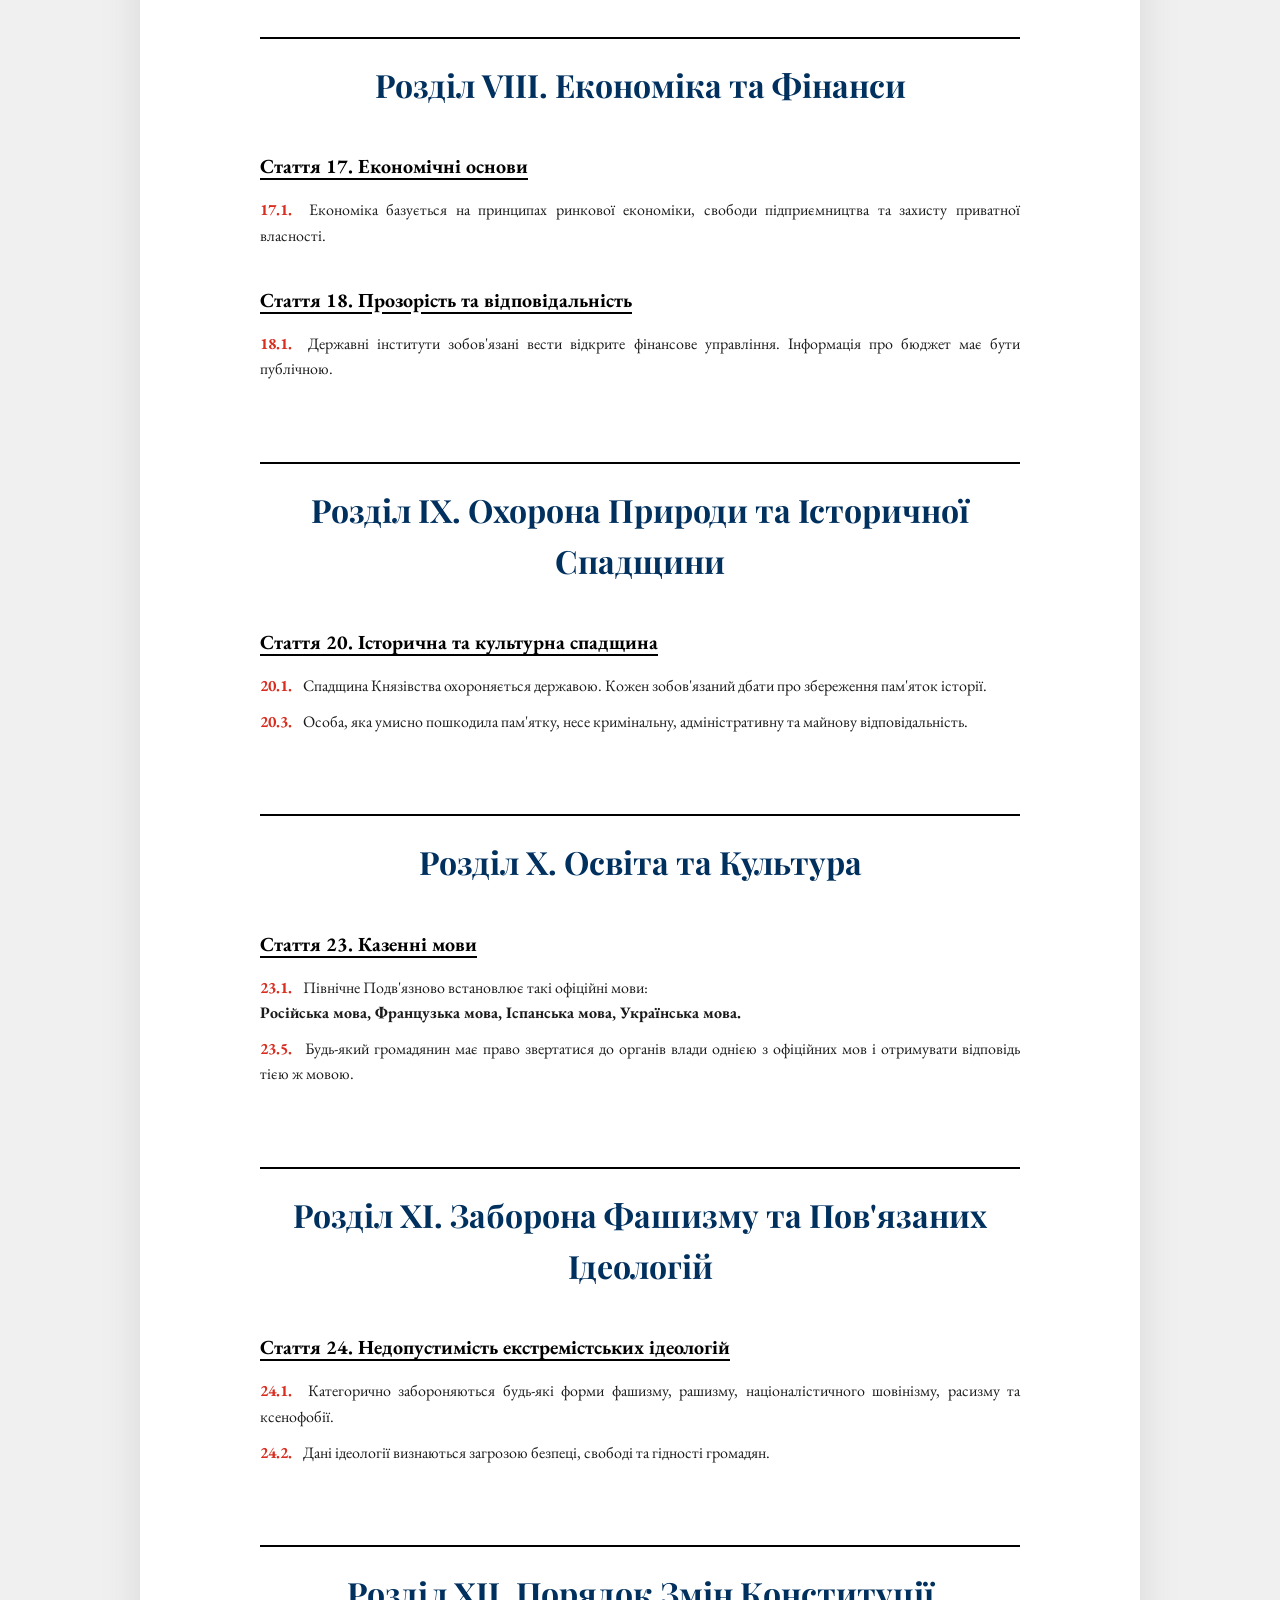
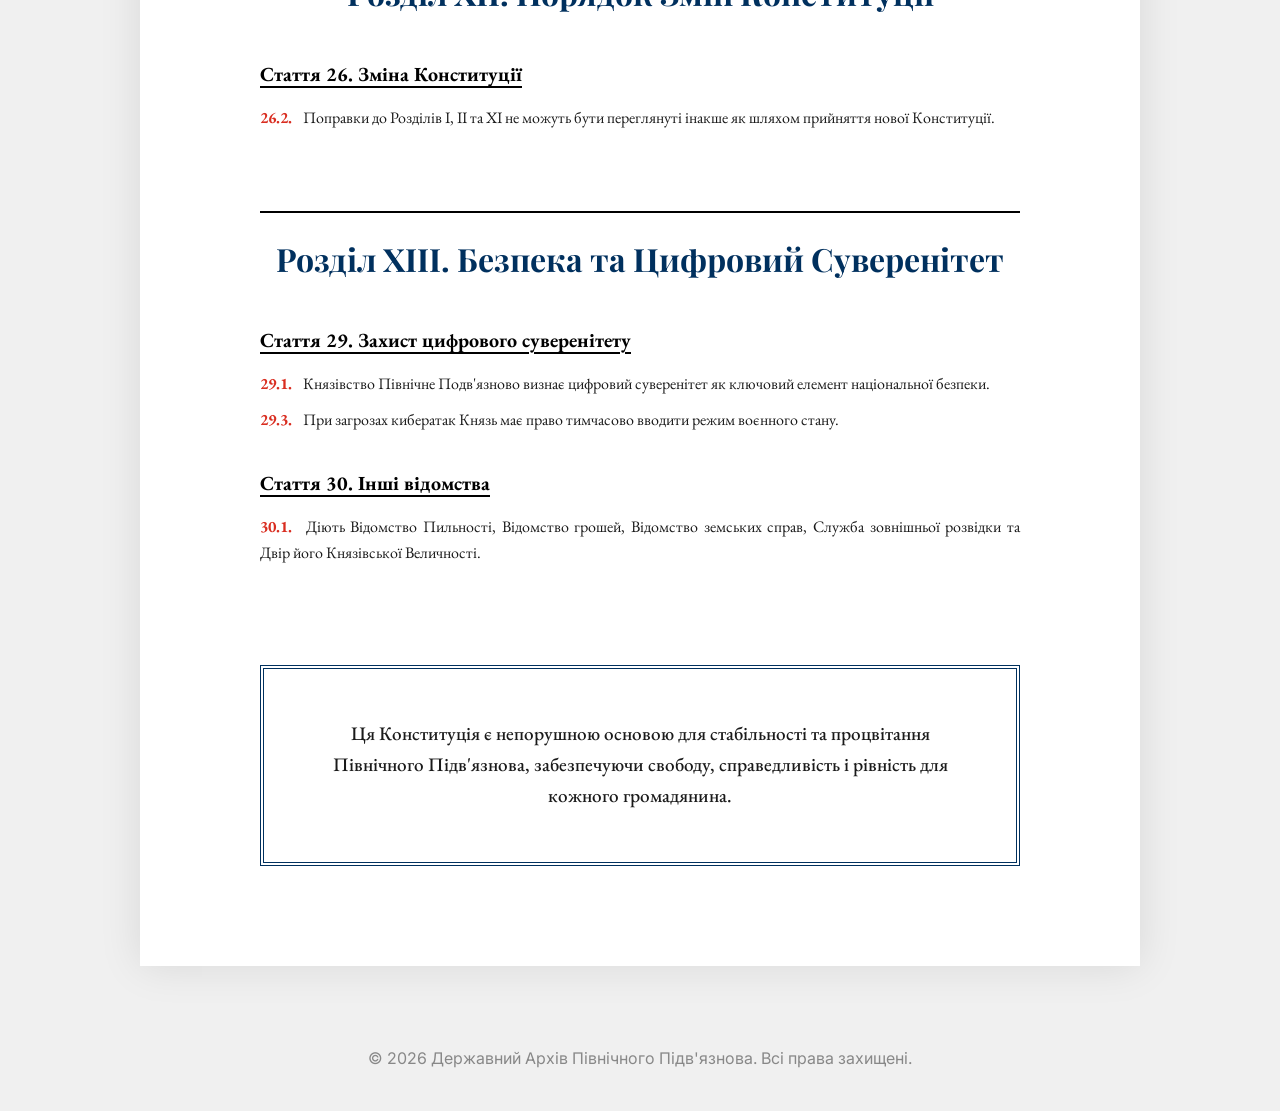
<file: constitution.html>
<!DOCTYPE html>
<html lang="uk">
<head>
    <meta charset="UTF-8">
    <meta name="viewport" content="width=device-width, initial-scale=1.0">
    <title>Конституція Князівства Північне Подв'язново</title>
    <link href="https://fonts.googleapis.com/css2?family=Inter:wght@300;400;600;700&family=Playfair+Display:ital,wght@0,700;1,700&family=EB+Garamond:ital,wght@0,400;0,500;1,400&display=swap" rel="stylesheet">
    <style>
        :root {
            --gov-blue: #00305e;
            --gov-red: #d92d20;
            --gov-black: #000000;
            --paper: #ffffff;
            --ink: #1a1a1a;
        }

        * { box-sizing: border-box; margin: 0; padding: 0; }

        body {
            font-family: 'EB Garamond', serif;
            background-color: #f0f0f0;
            color: var(--ink);
            line-height: 1.6;
        }

        /* --- НАВІГАЦІЯ --- */
        header {
            display: flex; align-items: center; justify-content: space-between;
            padding: 15px 5%; border-bottom: 2px solid var(--gov-black);
            background: #fff; position: sticky; top: 0; z-index: 1000;
            font-family: 'Inter', sans-serif;
        }
        .header-left { display: flex; align-items: center; text-decoration: none; color: inherit; }
        .logo-box img { height: 45px; margin-right: 15px; }
        .header-title { font-weight: 700; text-transform: uppercase; font-size: 0.8rem; letter-spacing: 1px; }

        #menuOverlay {
            position: fixed; top: 0; left: 0; width: 100%; height: 100%;
            background: white; z-index: 2000; display: none; padding: 50px 10%;
            font-family: 'Inter', sans-serif; overflow-y: auto;
        }
        .close-btn { background: var(--gov-black); color: white; border: none; padding: 10px 20px; cursor: pointer; margin-bottom: 30px; }

        /* --- СТИЛЬ ДОКУМЕНТА --- */
        .document-wrapper {
            max-width: 1000px;
            margin: 40px auto;
            background: var(--paper);
            padding: 100px 120px;
            box-shadow: 0 0 40px rgba(0,0,0,0.1);
            position: relative;
        }

        .seal {
            text-align: center; margin-bottom: 50px;
        }
        .seal img { width: 150px; opacity: 0.9; }

        h1 {
            font-family: 'Playfair Display', serif;
            font-size: 3.5rem;
            text-align: center;
            text-transform: uppercase;
            margin-bottom: 10px;
            color: var(--gov-blue);
        }

        .doc-subtitle {
            text-align: center;
            font-family: 'Inter', sans-serif;
            text-transform: uppercase;
            letter-spacing: 5px;
            margin-bottom: 60px;
            color: var(--gov-red);
            font-weight: 600;
        }

        .preamble {
            font-size: 1.4rem;
            text-align: justify;
            margin-bottom: 60px;
            font-style: italic;
            border-bottom: 1px solid #ddd;
            padding-bottom: 40px;
        }

        .section-header {
            font-family: 'Playfair Display', serif;
            font-size: 2rem;
            color: var(--gov-blue);
            margin: 80px 0 40px;
            text-align: center;
            border-top: 2px solid var(--gov-black);
            padding-top: 20px;
        }

        .article { margin-bottom: 35px; }
        .article-head {
            font-weight: 700;
            font-size: 1.25rem;
            margin-bottom: 15px;
            display: block;
            color: var(--gov-black);
            text-decoration: underline;
            text-underline-offset: 5px;
        }

        .clause { margin-bottom: 10px; text-align: justify; }
        .clause-num { font-weight: 700; color: var(--gov-red); margin-right: 8px; }

        .conclusion-block {
            margin-top: 100px;
            padding: 50px;
            border: 4px double var(--gov-blue);
            text-align: center;
            font-weight: 500;
            font-size: 1.2rem;
        }

        footer { text-align: center; padding: 40px; font-family: 'Inter', sans-serif; color: #888; }

        @media (max-width: 850px) {
            .document-wrapper { padding: 60px 30px; }
            h1 { font-size: 2.5rem; }
        }
    </style>
</head>
<body>

<header>
    <a href="index.html" class="header-left">
        <div class="logo-box"><img src="Зображення/герб.png" alt="Герб"></div>
        <div class="header-title">Князівство <br>Північне Подв'язново</div>
    </a>
    <button style="font-family:'Inter'; font-weight:700; cursor:pointer;" onclick="document.getElementById('menuOverlay').style.display='block'">МЕНЮ</button>
</header>

<div id="menuOverlay">
    <button class="close-btn" onclick="toggleMenu()">✕ ЗАКРИТИ МЕНЮ</button>
    <div class="menu-grid">
        <div class="menu-section">
            <h3>Держава</h3>
            <ul class="menu-list">
                <li><a href="index.html">Головна сторінка</a></li>
                <li><a href="about.html">Про державу</a></li>
                <li><a href="constitution.html">Конституція</a></li>
            </ul>
        </div>
        <div class="menu-section">
            <h3>Канцлер</h3>
            <ul class="menu-list">
                <li><a href="kantsler.html">Відомство Канцлера</a></li>
                <li><a href="bditelnosti.html">Відомство Бдітєльності</a></li>
                <li><a href="groshey.html">Відомство Грошей</a></li>
                <li><a href="sprav.html">Відомство Земських справ</a></li>
                <li><a href="rosvidka.html">Служба Зовнішньої Розвідки</a></li>
                <li><a href="naval.html">Флот Північного Підв'язнова</a></li>
                <li><a href="FASDN.html">FASDN</a></li>
                <li><a href="APDPN.html">APDPN</a></li>
            </ul>
        </div>
        <div class="menu-section">
            <h3>Громадянам</h3>
            <ul class="menu-list">
                <li><a href="#">Титули та жалування</a></li>
                <li><a href="#">Підданство</a></li>
            </ul>
        </div>
    </div>
</div>

<main>
    <div class="document-wrapper">
        <div class="seal"><img src="Зображення/герб.png" alt="Велика Державна Печатка"></div>
        
        <h1>Конституція</h1>
        <p class="doc-subtitle">Князівство Північне Подв'язново</p>

        <div class="preamble">
            Ми, народ Північного Підв'язнова, виходячи з природного права на самовизначення, керуючись принципами суверенітету, законності та відповідальності перед історією та майбутніми поколіннями, проголошуємо створення незалежної держави — Князівство Північне Подв'язново.
            <br><br>
            Утверджуючи свою державність відповідно до міжнародного права та у дусі Конвенції Монтевідео 1933 року, ми володіємо: постійним населенням, визначеною територією, здатним до виконання функцій урядом та можливістю вступати у взаємовідносини з іншими державами.
            <br><br>
            Ми не ставимо собі за мету отримання зовнішнього визнання як умови існування. Суверенітет Північного Підв'язнова є внутрішнім і безумовним. Його джерело — воля народу, закріплена цією Конституцією.
        </div>

        <h2 class="section-header">Розділ I. Основи Державного Устрою</h2>
        
        <div class="article">
            <span class="article-head">Стаття 1. Державна природа та суверенітет</span>
            <p class="clause"><span class="clause-num">1.1.</span> Князівство Північне Подв'язново є вільним, незалежним та суверенним конституційним Князівством, заснованим на принципах справедливості, прав людини та ліберальних цінностей.</p>
            <p class="clause"><span class="clause-num">1.2.</span> Народ є єдиним джерелом влади у Князівстві Північне Подв'язново. Народ здійснює свою владу безпосередньо, а також через органи державної влади та місцевого самоврядування відповідно до цієї Конституції та законів.</p>
            <p class="clause"><span class="clause-num">1.3.</span> Державна влада у Князівстві Північне Подв'язново здійснюється на основі поділу на законодавчу, виконавчу та судову. Органи законодавчої, виконавчої та судової влади є самостійними.</p>
            <p class="clause"><span class="clause-num">1.4.</span> Державними символами Князівства Північне Подв'язново є прапор, герб і гімн, опис та порядок використання яких встановлюються Конституційним законом.</p>
        </div>

        <div class="article">
            <span class="article-head">Стаття 2. Князь Північного Підв'язнова</span>
            <p class="clause"><span class="clause-num">2.1.</span> Князь Північного Підв'язнова є Главою Держави, символом національної єдності та гарантом дотримання Конституції, прав і свобод людини та громадянина. Князь виступає як верховний арбітр у системі поділу влад, забезпечуючи баланс між Сенатом та Урядом.</p>
            <p class="clause"><span class="clause-num">2.2.</span> Статус, порядок успадкування (обрання, якщо застосовно), повноваження та відповідальність Князя визначаються окремим Конституційним законом, що відповідає принципам цієї Конституції.</p>
            <p class="clause"><span class="clause-num">2.3.</span> Князь здійснює свої повноваження у суворій відповідності до Конституції та законів Князівства, забезпечуючи стабільність та наступність державної влади.</p>
        </div>

        <div class="article">
            <span class="article-head">Стаття 3. Верховенство Конституції та правової системи</span>
            <p class="clause"><span class="clause-num">3.1.</span> Конституція Князівства Північне Подв'язново має вищу юридичну силу та пряму дію на всій території Князівства. Закони та інші правові акти, що приймаються у Князівстві, не повинні суперечити Конституції.</p>
            <p class="clause"><span class="clause-num">3.2.</span> Загальновизнані принципи і норми міжнародного права та міжнародні договори Князівства Північне Подв'язново є складовою частиною його правової системи. Якщо міжнародним договором Князівства встановлено інші правила, ніж передбачені законом, то застосовуються правила міжнародного договору.</p>
        </div>

        <h2 class="section-header">Розділ II. Права і Свободи Людини і Громадянина</h2>

        <div class="article">
            <span class="article-head">Стаття 4. Основні принципи</span>
            <p class="clause"><span class="clause-num">4.1.</span> Держава зобов'язується захищати права і свободи кожної людини і громадянина незалежно від походження, віросповідання, статі, етнічної приналежності, раси, мови, місця проживання, майнового стану, посадового становища, ставлення до релігії, переконань, приналежності до громадських об'єднань, а також будь-яких інших характеристик.</p>
            <p class="clause"><span class="clause-num">4.2.</span> Рівність і недискримінація є основою суспільного устрою та законодавства Князівства. Усі рівні перед законом і судом.</p>
            <p class="clause"><span class="clause-num">4.3.</span> Здійснення прав і свобод людини і громадянина не повинно порушувати права і свободи інших осіб.</p>
        </div>

        <div class="article">
            <span class="article-head">Стаття 5. Особисті права і свободи</span>
            <p class="clause"><span class="clause-num">5.1.</span> Кожен має право на життя та особисту недоторканність. Ніхто не може бути свавільно позбавлений життя. Позбавлення волі, жорстоке або таке, що принижує гідність, поводження заборонені, за винятком випадків, передбачених законом, із гарантією дотримання прав людини та належних правових процедур.</p>
            <p class="clause"><span class="clause-num">5.2.</span> Кожен має право на захист своєї особистості, свободи та гідності. Будь-які форми насильства — фізичне, психологічне чи інше — вважаються тяжкими злочинами та переслідуються за законом.</p>
            <p class="clause"><span class="clause-num">5.3.</span> Кожен має право на недоторканність приватного життя, особисту та сімейну таємницю, захист своєї честі та доброго імені.</p>
            <p class="clause"><span class="clause-num">5.4.</span> Кожен має право на таємницю листування, телефонних переговорів, поштових, телеграфних та інших повідомлень. Обмеження цього права допускається лише на підставі судового рішення.</p>
            <p class="clause"><span class="clause-num">5.5.</span> Кожен, хто законно перебуває на території Князівства, має право на вільне пересування, вибір місця перебування та проживання.</p>
        </div>

        <div class="article">
            <span class="article-head">Стаття 6. Політичні права і свободи</span>
            <p class="clause"><span class="clause-num">6.1.</span> Ми підтверджуємо право кожної людини на свободу совісті, думки і слова. Ніхто не може бути примушений до вираження своїх переконань або відмови від них.</p>
            <p class="clause"><span class="clause-num">6.2.</span> Кожен має право на свободу масової інформації. Цензура забороняється. Держава зобов'язана забезпечувати свободу ЗМІ та захищати журналістів від цензури, тиску та переслідувань.</p>
            <p class="clause"><span class="clause-num">6.3.</span> Громадяни мають право на вільне отримання, передачу, виробництво та поширення інформації будь-яким законним способом. Кожен громадянин має право на вільний доступ до достовірної інформації про діяльність органів влади, економіку, соціальне життя.</p>
            <p class="clause"><span class="clause-num">6.4.</span> Громадяни Князівства мають право збиратися мирно, без зброї, проводити збори, мітинги, демонстрації, походи і пікетування. Мирні збори не можуть бути заборонені без законних підстав.</p>
            <p class="clause"><span class="clause-num">6.5.</span> Громадяни Князівства мають право брати участь в управлінні справами держави як безпосередньо, так і через своїх представників.</p>
            <p class="clause"><span class="clause-num">6.6.</span> Громадяни Князівства мають право обирати і бути обраними до органів державної влади та органів місцевого самоврядування.</p>
        </div>

        <div class="article">
            <span class="article-head">Стаття 7. Економічні, соціальні та культурні права</span>
            <p class="clause"><span class="clause-num">7.1.</span> Кожен має право на вільне використання своїх здібностей і майна для підприємницької та іншої не забороненої законом економічної діяльності.</p>
            <p class="clause"><span class="clause-num">7.2.</span> Держава зобов'язується надавати безкоштовну та доступну освіту для всіх громадян. Освіта повинна підтримувати розвиток критичного мислення та свободи вибору.</p>
            <p class="clause"><span class="clause-num">7.3.</span> Свобода творчості, наукових досліджень та інновацій визнаються найважливішими ресурсами держави і захищаються законом.</p>
            <p class="clause"><span class="clause-num">7.4.</span> Кожен має право на сприятливе навколишнє середовище та на відшкодування збитків, завданих екологічним правопорушенням.</p>
            <p class="clause"><span class="clause-num">7.5.</span> Держава забезпечує підтримку мов, що знаходяться під загрозою зникнення, та культурним ініціативам.</p>
        </div>

        <h2 class="section-header">Розділ III. Злочини та Покарання</h2>

        <div class="article">
            <span class="article-head">Стаття 8. Основні принципи</span>
            <p class="clause"><span class="clause-num">8.1.</span> Злочин — це протиправне, винне суспільно небезпечне діяння, заборонене цим Законом та кримінальним законодавством.</p>
            <p class="clause"><span class="clause-num">8.2.</span> Легітимні покарання спрямовані на відновлення справедливості та виправлення засудженого і не повинні суперечити гуманістичним принципам.</p>
            <p class="clause"><span class="clause-num">8.3.</span> Ніхто не може бути визнаний винним у вчиненні злочину і підданий кримінальному покаранню інакше як за вироком суду.</p>
        </div>

        <div class="article">
            <span class="article-head">Стаття 9. Заборона примусового рабства</span>
            <p class="clause"><span class="clause-num">9.1.</span> Примусове рабство та всі форми експлуатації людини на території Північного Підв'язнова категорично забороняються.</p>
            <p class="clause"><span class="clause-num">9.2.</span> Ніхто не може бути підданий рабству або примусу до праці, що загрожує людській гідності.</p>
            <p class="clause"><span class="clause-num">9.5.</span> Захист людської гідності та свободи є вищою цінністю та недоторканним правом кожного громадянина та гостя.</p>
        </div>

        <div class="article">
            <span class="article-head">Стаття 10. Екологічна відповідальність</span>
            <p class="clause"><span class="clause-num">10.1.</span> Усі злочини, що завдають шкоди довкіллю, розглядаються як серйозні злочини, що караються відповідно до встановлених законів.</p>
            <p class="clause"><span class="clause-num">10.2.</span> Злочини, що порушують права майбутніх поколінь на екологічно чисте середовище, підлягають суворому покаранню.</p>
        </div>

        <h2 class="section-header">Розділ IV. Громадянство та Підданство</h2>

        <div class="article">
            <span class="article-head">Стаття 11. Принципи громадянства</span>
            <p class="clause"><span class="clause-num">11.1.</span> Громадянство Північного Підв'язнова надається на підставі добровільного вибору, а не за народженням чи походженням.</p>
            <p class="clause"><span class="clause-num">11.2.</span> Кожен, хто народився на території Князівства, має право на отримання громадянства. Після досягнення 12, а потім 18 років, він має право підтвердити або відмовитися від нього.</p>
            <p class="clause"><span class="clause-num">11.5.</span> Громадянин Князівства Північне Подв'язново не може бути позбавлений свого громадянства або права змінити його.</p>
        </div>

        <h2 class="section-header">Розділ V. Законодавча Влада</h2>

        <div class="article">
            <span class="article-head">Стаття 12. Сенат</span>
            <p class="clause"><span class="clause-num">12.1.</span> Сенат є вищим законодавчим органом Князівства Північне Подв'язново.</p>
            <p class="clause"><span class="clause-num">12.2.</span> Сенат складається з депутатів, що обираються народом на основі загального, рівного і прямого виборчого права.</p>
            <p class="clause"><span class="clause-num">12.4.</span> Сенат приймає закони, затверджує бюджет, основні напрямки зовнішньої політики та дає згоду Князю на призначення Канцлера.</p>
        </div>

        <h2 class="section-header">Розділ VI. Виконавча Влада</h2>

        <div class="article">
            <span class="article-head">Стаття 13. Канцлер</span>
            <p class="clause"><span class="clause-num">13.1.</span> Канцлер є Главою Уряду Князівства Північне Подв'язново і главою виконавчої влади після Князя.</p>
            <p class="clause"><span class="clause-num">13.2.</span> Канцлер призначається Князем за схваленням Сенату.</p>
            <p class="clause"><span class="clause-num">13.5.</span> Основний термін повноважень Канцлера становить шість місяців. Процедура зміщення може бути ініційована Князем або Сенатом.</p>
        </div>

        <div class="article">
            <span class="article-head">Стаття 14. Уряд Князівства</span>
            <p class="clause"><span class="clause-num">14.1.</span> Уряд Князівства Північне Подв'язново є вищим виконавчим органом державної влади.</p>
        </div>

        <h2 class="section-header">Розділ VII. Судова Влада</h2>

        <div class="article">
            <span class="article-head">Стаття 15. Основи судової влади</span>
            <p class="clause"><span class="clause-num">15.2.</span> Судова влада незалежна і діє на основі принципів справедливості, неупередженості та рівності всіх перед законом.</p>
        </div>

        <div class="article">
            <span class="article-head">Стаття 16. Конституційний Суд</span>
            <p class="clause"><span class="clause-num">16.1.</span> Конституційний Суд є вищим судовим органом конституційного контролю.</p>
        </div>

        <h2 class="section-header">Розділ VIII. Економіка та Фінанси</h2>

        <div class="article">
            <span class="article-head">Стаття 17. Економічні основи</span>
            <p class="clause"><span class="clause-num">17.1.</span> Економіка базується на принципах ринкової економіки, свободи підприємництва та захисту приватної власності.</p>
        </div>

        <div class="article">
            <span class="article-head">Стаття 18. Прозорість та відповідальність</span>
            <p class="clause"><span class="clause-num">18.1.</span> Державні інститути зобов'язані вести відкрите фінансове управління. Інформація про бюджет має бути публічною.</p>
        </div>

        <h2 class="section-header">Розділ IX. Охорона Природи та Історичної Спадщини</h2>

        <div class="article">
            <span class="article-head">Стаття 20. Історична та культурна спадщина</span>
            <p class="clause"><span class="clause-num">20.1.</span> Спадщина Князівства охороняється державою. Кожен зобов'язаний дбати про збереження пам'яток історії.</p>
            <p class="clause"><span class="clause-num">20.3.</span> Особа, яка умисно пошкодила пам'ятку, несе кримінальну, адміністративну та майнову відповідальність.</p>
        </div>

        <h2 class="section-header">Розділ X. Освіта та Культура</h2>

        <div class="article">
            <span class="article-head">Стаття 23. Казенні мови</span>
            <p class="clause"><span class="clause-num">23.1.</span> Північне Подв'язново встановлює такі офіційні мови: <br><strong>Російська мова, Французька мова, Іспанська мова, Українська мова.</strong></p>
            <p class="clause"><span class="clause-num">23.5.</span> Будь-який громадянин має право звертатися до органів влади однією з офіційних мов і отримувати відповідь тією ж мовою.</p>
        </div>

        <h2 class="section-header">Розділ XI. Заборона Фашизму та Пов'язаних Ідеологій</h2>

        <div class="article">
            <span class="article-head">Стаття 24. Недопустимість екстремістських ідеологій</span>
            <p class="clause"><span class="clause-num">24.1.</span> Категорично забороняються будь-які форми фашизму, рашизму, націоналістичного шовінізму, расизму та ксенофобії.</p>
            <p class="clause"><span class="clause-num">24.2.</span> Дані ідеології визнаються загрозою безпеці, свободі та гідності громадян.</p>
        </div>

        <h2 class="section-header">Розділ XII. Порядок Змін Конституції</h2>

        <div class="article">
            <span class="article-head">Стаття 26. Зміна Конституції</span>
            <p class="clause"><span class="clause-num">26.2.</span> Поправки до Розділів I, II та XI не можуть бути переглянуті інакше як шляхом прийняття нової Конституції.</p>
        </div>

        <h2 class="section-header">Розділ XIII. Безпека та Цифровий Суверенітет</h2>

        <div class="article">
            <span class="article-head">Стаття 29. Захист цифрового суверенітету</span>
            <p class="clause"><span class="clause-num">29.1.</span> Князівство Північне Подв'язново визнає цифровий суверенітет як ключовий елемент національної безпеки.</p>
            <p class="clause"><span class="clause-num">29.3.</span> При загрозах кибератак Князь має право тимчасово вводити режим воєнного стану.</p>
        </div>

        <div class="article">
            <span class="article-head">Стаття 30. Інші відомства</span>
            <p class="clause"><span class="clause-num">30.1.</span> Діють Відомство Пильності, Відомство грошей, Відомство земських справ, Служба зовнішньої розвідки та Двір його Князівської Величності.</p>
        </div>

        <div class="conclusion-block">
            Ця Конституція є непорушною основою для стабільності та процвітання Північного Підв'язнова, забезпечуючи свободу, справедливість і рівність для кожного громадянина.
        </div>
    </div>
</main>

<footer>
    <p>&copy; 2026 Державний Архів Північного Підв'язнова. Всі права захищені.</p>
</footer>

</body>
</html>
</file>
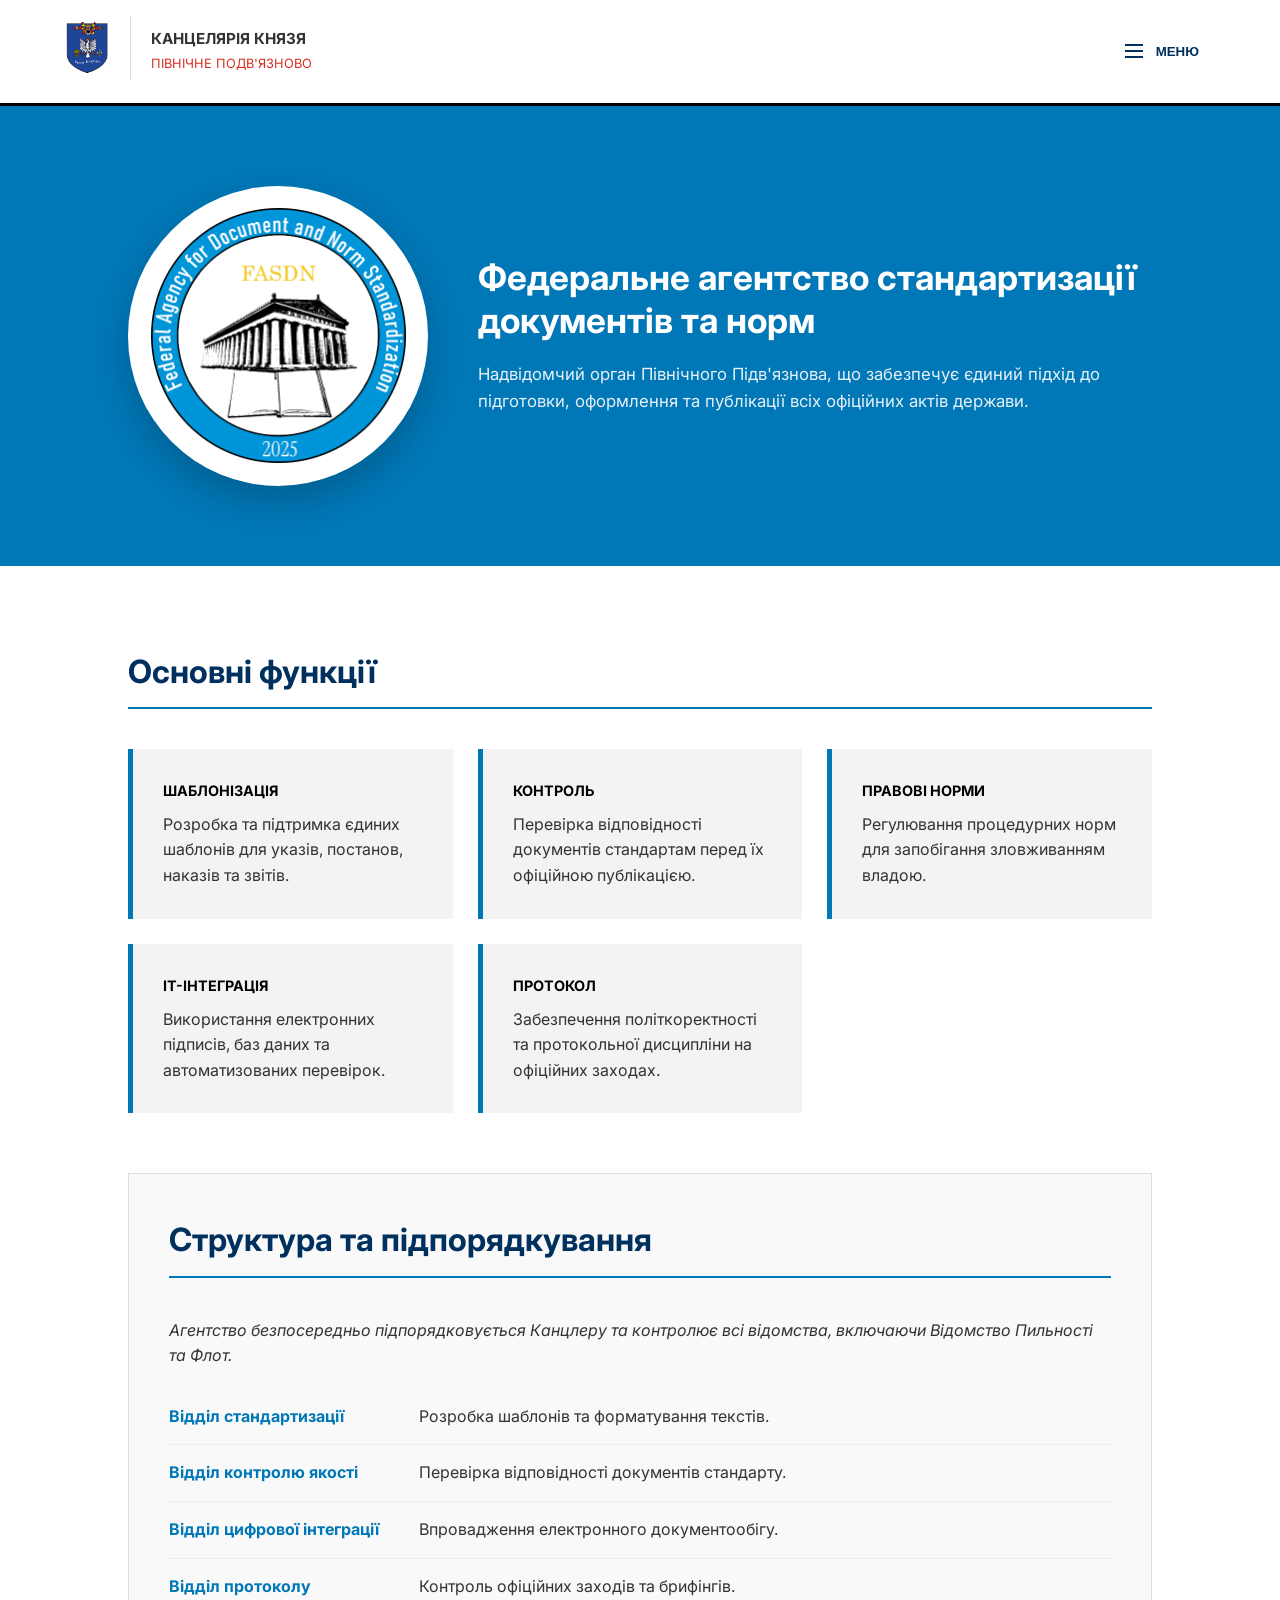
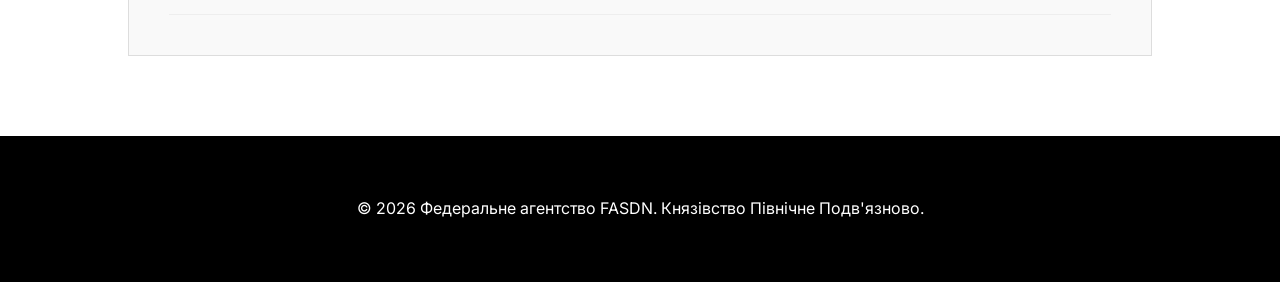
<file: fasdn.html>
<!DOCTYPE html>
<html lang="uk">
<head>
    <meta charset="UTF-8">
    <meta name="viewport" content="width=device-width, initial-scale=1.0">
    <title>FASDN — Північне Подв'язново</title>
    <link href="https://fonts.googleapis.com/css2?family=Inter:wght@300;400;600;700&display=swap" rel="stylesheet">
    <style>
        :root {
            --gov-blue: #00305e;
            --fasdn-blue: #0077b6; 
            --gov-red: #d92d20;
            --gov-black: #000000;
            --gov-grey: #f3f3f3;
            --transition: all 0.3s cubic-bezier(0.25, 0.8, 0.25, 1);
        }

        * { box-sizing: border-box; margin: 0; padding: 0; }

        body {
            font-family: 'Inter', sans-serif;
            background-color: #fff;
            color: #333;
            line-height: 1.6;
        }

        /* --- ШАПКА ТА МЕНЮ (СИНХРОНІЗОВАНО З ВАШИМИ ФАЙЛАМИ) --- */
        header {
            display: flex; align-items: center; justify-content: space-between;
            padding: 15px 5%; border-bottom: 3px solid var(--gov-black);
            background: #fff; position: sticky; top: 0; z-index: 1000;
        }
        .header-left { display: flex; align-items: center; text-decoration: none; color: inherit; }
        .logo-box img { height: 65px; margin-right: 20px; border-right: 1px solid #ddd; padding-right: 20px; }
        .header-title { font-weight: 700; text-transform: uppercase; font-size: 0.95rem; }
        .header-title span { color: var(--gov-red); font-size: 0.8rem; font-weight: 400; }

        .menu-btn {
            background: none; border: 2px solid transparent; cursor: pointer;
            display: flex; align-items: center; font-weight: 700; color: var(--gov-blue);
            padding: 8px 15px; transition: var(--transition);
        }
        .menu-btn:hover { color: var(--gov-red); border-color: var(--gov-red); }

        #menuOverlay {
            position: fixed; top: 0; left: 0; width: 100%; height: 100%;
            background: white; z-index: 2000; display: none; padding: 50px 10%;
            animation: fadeIn 0.3s ease; overflow-y: auto;
        }
        @keyframes fadeIn { from { opacity: 0; } to { opacity: 1; } }
        .close-btn { background: var(--gov-black); color: white; border: none; padding: 10px 25px; cursor: pointer; font-weight: 700; margin-bottom: 40px; }
        
        .menu-grid { display: grid; grid-template-columns: repeat(auto-fit, minmax(280px, 1fr)); gap: 40px; }
        .menu-section h3 { color: var(--gov-blue); border-bottom: 2px solid var(--gov-red); padding-bottom: 10px; margin-bottom: 15px; text-transform: uppercase; }
        .menu-list { list-style: none; }
        .menu-list li { margin-bottom: 12px; }
        .menu-list a { text-decoration: none; color: #000; transition: 0.2s; display: block; }
        .menu-list a:hover { color: var(--gov-red); padding-left: 8px; }

        /* --- HERO СЕКЦІЯ --- */
        .fasdn-hero {
            background-color: var(--fasdn-blue);
            color: white; padding: 80px 10%;
            display: flex; align-items: center; gap: 50px;
        }
        .fasdn-logo-large {
            flex-shrink: 0; width: 300px; height: 300px;
            background: white; border-radius: 50%;
            display: flex; align-items: center; justify-content: center;
            box-shadow: 0 15px 35px rgba(0,0,0,0.2);
        }
        .fasdn-logo-large img { width: 85%; }

        .hero-text h1 { font-size: 2.2rem; margin-bottom: 20px; line-height: 1.2; }
        .hero-text p { font-size: 1.05rem; max-width: 800px; opacity: 0.9; }

        /* --- КОНТЕНТ --- */
        .main-content { padding: 80px 10%; }
        .section-title { font-size: 2rem; color: var(--gov-blue); margin-bottom: 40px; border-bottom: 2px solid var(--fasdn-blue); padding-bottom: 10px; }

        .function-grid { display: grid; grid-template-columns: repeat(auto-fit, minmax(300px, 1fr)); gap: 25px; margin-bottom: 60px; }
        .func-card { padding: 30px; background: var(--gov-grey); border-left: 5px solid var(--fasdn-blue); }
        .func-card h4 { margin-bottom: 10px; text-transform: uppercase; font-size: 0.9rem; color: var(--gov-black); }

        .structure-box { background: #f9f9f9; padding: 40px; border: 1px solid #ddd; margin-top: 40px; }
        .dept-list { list-style: none; margin-top: 20px; }
        .dept-list li { padding: 15px 0; border-bottom: 1px solid #eee; display: flex; align-items: baseline; }
        .dept-list li strong { min-width: 250px; color: var(--fasdn-blue); }

        footer { padding: 60px 10%; background: var(--gov-black); color: white; text-align: center; }

        @media (max-width: 900px) {
            .fasdn-hero { flex-direction: column; text-align: center; }
            .fasdn-logo-large { width: 220px; height: 220px; }
            .dept-list li { flex-direction: column; }
        }
    </style>
</head>
<body>

<div id="menuOverlay">
    <button class="close-btn" onclick="toggleMenu()">✕ ЗАКРИТИ МЕНЮ</button>
    <div class="menu-grid">
        <div class="menu-section">
            <h3>Держава</h3>
            <ul class="menu-list">
                <li><a href="index.html">Головна сторінка</a></li>
                <li><a href="about.html">Про державу</a></li>
                <li><a href="constitution.html">Конституція</a></li>
            </ul>
        </div>
        <div class="menu-section">
            <h3>Канцлер</h3>
            <ul class="menu-list">
                <li><a href="kantsler.html">Відомство Канцлера</a></li>
                <li><a href="bditelnosti.html">Відомство Бдітєльності</a></li>
                <li><a href="groshey.html">Відомство Грошей</a></li>
                <li><a href="sprav.html">Відомство Земських справ</a></li>
                <li><a href="rosvidka.html">Служба Зовнішньої Розвідки</a></li>
                <li><a href="naval.html">Флот Північного Підв'язнова</a></li>
                <li><a href="FASDN.html">FASDN</a></li>
                <li><a href="APDPN.html">APDPN</a></li>
            </ul>
        </div>
        <div class="menu-section">
            <h3>Громадянам</h3>
            <ul class="menu-list">
                <li><a href="#">Титули та жалування</a></li>
                <li><a href="#">Підданство</a></li>
            </ul>
        </div>
    </div>
</div>

<header>
    <a href="index.html" class="header-left">
        <div class="logo-box"><img src="Зображення/герб.png" alt="Герб"></div>
        <div class="header-title">Канцелярія Князя <br><span>Північне Подв'язново</span></div>
    </a>
    <button class="menu-btn" onclick="toggleMenu()">
        <svg width="24" height="24" viewBox="0 0 24 24" fill="none" stroke="currentColor" stroke-width="2"><line x1="3" y1="12" x2="21" y2="12"></line><line x1="3" y1="6" x2="21" y2="6"></line><line x1="3" y1="18" x2="21" y2="18"></line></svg>
        <span style="margin-left:10px">МЕНЮ</span>
    </button>
</header>

<main>
    <section class="fasdn-hero">
        <div class="fasdn-logo-large">
            <img src="Зображення/FASDN.png" alt="Логотип FASDN">
        </div>
        <div class="hero-text">
            <h1>Федеральне агентство стандартизації документів та норм</h1>
            <p>Надвідомчий орган Північного Підв'язнова, що забезпечує єдиний підхід до підготовки, оформлення та публікації всіх офіційних актів держави.</p>
        </div>
    </section>

    <div class="main-content">
        <h2 class="section-title">Основні функції</h2>
        <div class="function-grid">
            <div class="func-card">
                <h4>Шаблонізація</h4>
                Розробка та підтримка єдиних шаблонів для указів, постанов, наказів та звітів.
            </div>
            <div class="func-card">
                <h4>Контроль</h4>
                Перевірка відповідності документів стандартам перед їх офіційною публікацією.
            </div>
            <div class="func-card">
                <h4>Правові норми</h4>
                Регулювання процедурних норм для запобігання зловживанням владою.
            </div>
            <div class="func-card">
                <h4>IT-Інтеграція</h4>
                Використання електронних підписів, баз даних та автоматизованих перевірок.
            </div>
            <div class="func-card">
                <h4>Протокол</h4>
                Забезпечення політкоректності та протокольної дисципліни на офіційних заходах.
            </div>
        </div>

        <div class="structure-box">
            <h2 class="section-title">Структура та підпорядкування</h2>
            <p style="margin-bottom: 20px; font-style: italic;">Агентство безпосередньо підпорядковується Канцлеру та контролює всі відомства, включаючи Відомство Пильності та Флот.</p>
            
            <ul class="dept-list">
                <li><strong>Відділ стандартизації</strong> <span>Розробка шаблонів та форматування текстів.</span></li>
                <li><strong>Відділ контролю якості</strong> <span>Перевірка відповідності документів стандарту.</span></li>
                <li><strong>Відділ цифрової інтеграції</strong> <span>Впровадження електронного документообігу.</span></li>
                <li><strong>Відділ протоколу</strong> <span>Контроль офіційних заходів та брифінгів.</span></li>
            </ul>
        </div>
    </div>
</main>

<footer>
    <p>&copy; 2026 Федеральне агентство FASDN. Князівство Північне Подв'язново.</p>
</footer>

<script>
    function toggleMenu() {
        const menu = document.getElementById('menuOverlay');
        const isVisible = menu.style.display === 'block';
        menu.style.display = isVisible ? 'none' : 'block';
        document.body.style.overflow = isVisible ? 'auto' : 'hidden';
    }
</script>

</body>
</html>
</file>
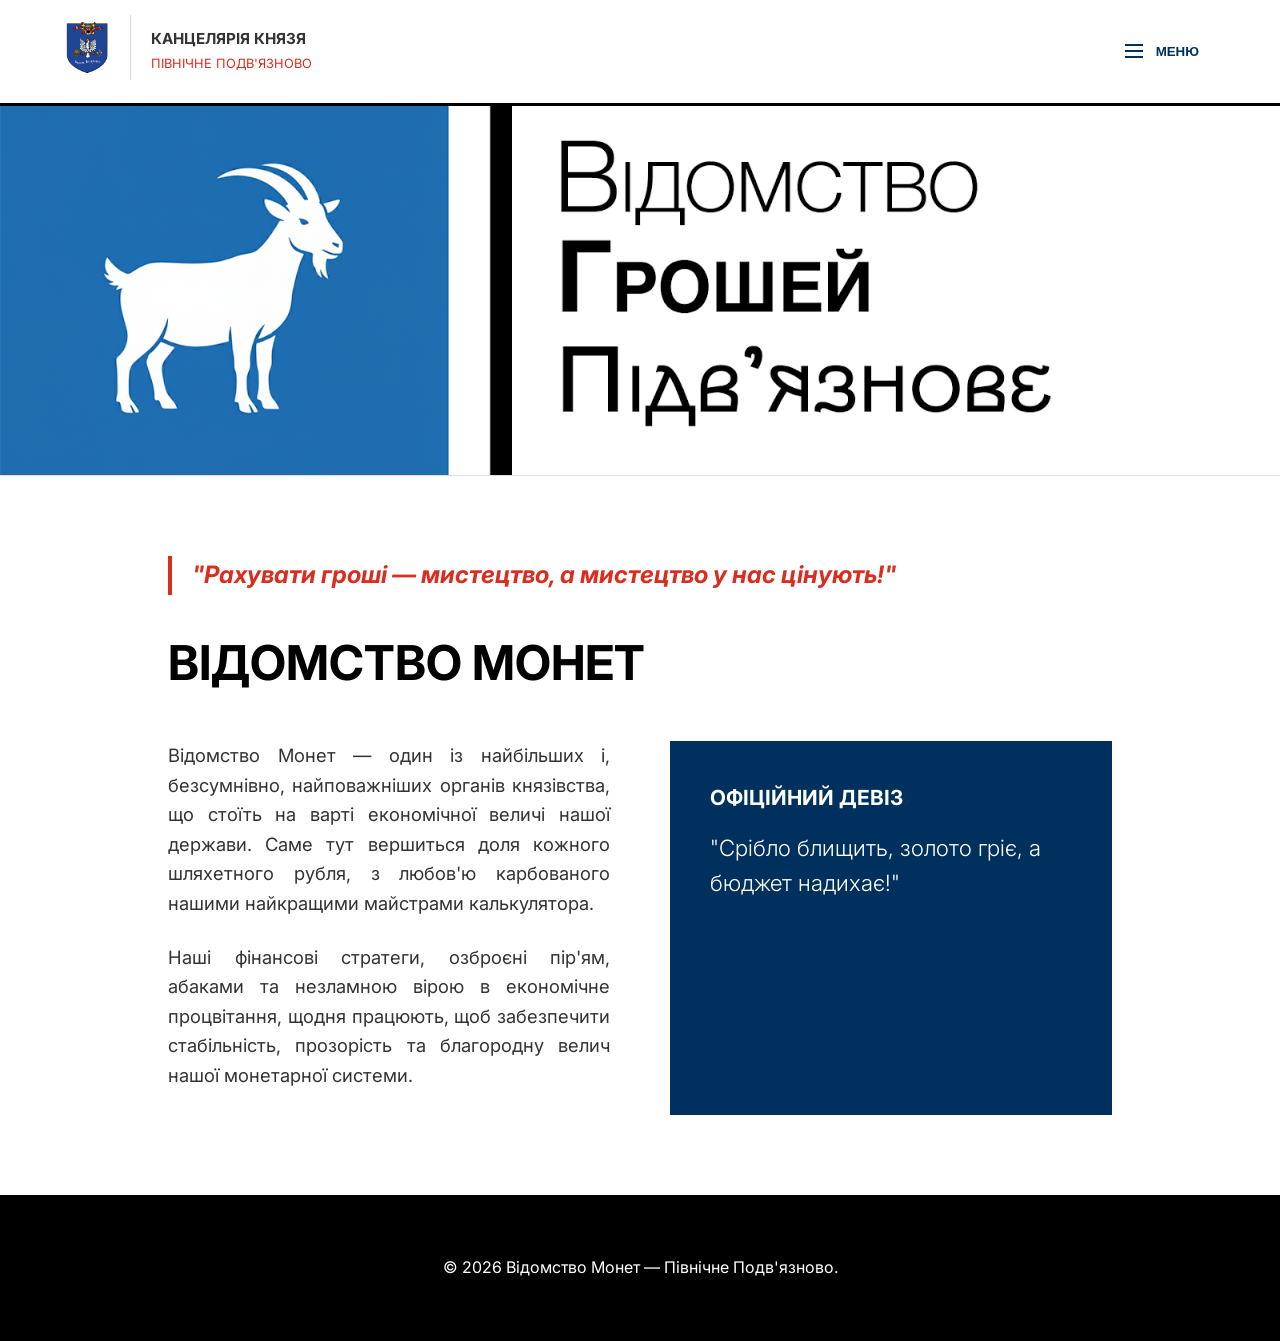
<file: groshey.html>
<!DOCTYPE html>
<html lang="uk">
<head>
    <meta charset="UTF-8">
    <meta name="viewport" content="width=device-width, initial-scale=1.0">
    <title>Відомство Грошей — Північне Подв'язново</title>
    <link href="https://fonts.googleapis.com/css2?family=Inter:wght@300;400;600;700&display=swap" rel="stylesheet">
    <style>
        :root {
            --gov-blue: #00305e;
            --gov-red: #d92d20;
            --gov-black: #000000;
            --gov-grey: #f3f3f3;
            --transition: all 0.3s cubic-bezier(0.25, 0.8, 0.25, 1);
        }

        * { box-sizing: border-box; margin: 0; padding: 0; }

        body {
            font-family: 'Inter', sans-serif;
            background-color: #fff;
            color: #333;
            line-height: 1.6;
        }

        /* --- ШАПКА --- */
        header {
            display: flex;
            align-items: center;
            justify-content: space-between;
            padding: 15px 5%;
            border-bottom: 3px solid var(--gov-black);
            background: #fff;
            position: sticky;
            top: 0;
            z-index: 1000;
        }
        .header-left { display: flex; align-items: center; text-decoration: none; color: inherit; }
        .logo-box img { height: 65px; margin-right: 20px; border-right: 1px solid #ddd; padding-right: 20px; }
        .header-title { font-weight: 700; text-transform: uppercase; font-size: 0.95rem; }
        .header-title span { color: var(--gov-red); font-size: 0.8rem; font-weight: 400; }

        .menu-btn {
            background: none; border: 2px solid transparent; cursor: pointer;
            display: flex; align-items: center; font-weight: 700; color: var(--gov-blue);
            padding: 8px 15px; transition: var(--transition);
        }
        .menu-btn:hover { color: var(--gov-red); border-color: var(--gov-red); }

        /* --- ПОВНЕ МЕНЮ (ЗГІДНО З ABOUT.HTML) --- */
        #menuOverlay {
            position: fixed; top: 0; left: 0; width: 100%; height: 100%;
            background: white; z-index: 2000; display: none; padding: 50px 10%;
            animation: fadeIn 0.3s ease; overflow-y: auto;
        }
        @keyframes fadeIn { from { opacity: 0; } to { opacity: 1; } }
        .close-btn { background: var(--gov-black); color: white; border: none; padding: 10px 25px; cursor: pointer; font-weight: 700; margin-bottom: 40px; }
        .close-btn:hover { background: var(--gov-red); }

        .menu-grid { display: grid; grid-template-columns: repeat(auto-fit, minmax(280px, 1fr)); gap: 40px; }
        .menu-section h3 { color: var(--gov-blue); border-bottom: 2px solid var(--gov-red); padding-bottom: 10px; margin-bottom: 15px; text-transform: uppercase; }
        .menu-list { list-style: none; }
        .menu-list li { margin-bottom: 12px; }
        .menu-list a { text-decoration: none; color: #000; transition: 0.2s; display: block; }
        .menu-list a:hover { color: var(--gov-red); padding-left: 8px; }

        /* --- КОНТЕНТ ВІДОМСТВА --- */
        .agency-hero {
            width: 100%;
            background: var(--gov-grey);
            display: flex;
            justify-content: center;
            border-bottom: 1px solid #ddd;
        }
        .agency-hero img { width: 100%; max-width: 1600px; height: auto; display: block; }

        .content-section { padding: 80px 10%; max-width: 1200px; margin: 0 auto; }
        
        .motto {
            font-size: 1.5rem; color: var(--gov-red); font-weight: 700; margin-bottom: 30px;
            font-style: italic; border-left: 4px solid var(--gov-red); padding-left: 20px;
        }

        .agency-title { font-size: 3rem; text-transform: uppercase; color: var(--gov-black); margin-bottom: 40px; }

        .description-box { display: grid; grid-template-columns: 1fr 1fr; gap: 60px; }
        .description-text p { font-size: 1.15rem; margin-bottom: 25px; text-align: justify; color: #333; }

        .quote-card { background: var(--gov-blue); color: white; padding: 40px; }
        .quote-card h4 { font-size: 1.3rem; margin-bottom: 15px; text-transform: uppercase; }

        footer { padding: 60px 10%; background: var(--gov-black); color: white; text-align: center; }

        @media (max-width: 1024px) {
            .description-box { grid-template-columns: 1fr; }
            .agency-title { font-size: 2rem; }
        }
    </style>
</head>
<body>

<div id="menuOverlay">
    <button class="close-btn" onclick="toggleMenu()">✕ ЗАКРИТИ МЕНЮ</button>
    <div class="menu-grid">
        <div class="menu-section">
            <h3>Держава</h3>
            <ul class="menu-list">
                <li><a href="index.html">Головна сторінка</a></li>
                <li><a href="about.html">Про державу</a></li>
                <li><a href="constitution.html">Конституція</a></li>
            </ul>
        </div>
        <div class="menu-section">
            <h3>Канцлер</h3>
            <ul class="menu-list">
                <li><a href="kantsler.html">Відомство Канцлера</a></li>
                <li><a href="bditelnosti.html">Відомство Бдітєльності</a></li>
                <li><a href="groshey.html">Відомство Грошей</a></li>
                <li><a href="sprav.html">Відомство Земських справ</a></li>
                <li><a href="rosvidka.html">Служба Зовнішньої Розвідки</a></li>
                <li><a href="naval.html">Флот Північного Підв'язнова</a></li>
                <li><a href="FASDN.html">FASDN</a></li>
                <li><a href="APDPN.html">APDPN</a></li>
            </ul>
        </div>
        <div class="menu-section">
            <h3>Громадянам</h3>
            <ul class="menu-list">
                <li><a href="#">Титули та жалування</a></li>
                <li><a href="#">Підданство</a></li>
            </ul>
        </div>
    </div>
</div>

<header>
    <a href="index.html" class="header-left">
        <div class="logo-box"><img src="Зображення/герб.png" alt="Герб"></div>
        <div class="header-title">Канцелярія Князя <br><span>Північне Подв'язново</span></div>
    </a>
    <button class="menu-btn" onclick="toggleMenu()">
        <svg width="24" height="24" viewBox="0 0 24 24" fill="none" stroke="currentColor" stroke-width="2"><line x1="3" y1="12" x2="21" y2="12"></line><line x1="3" y1="6" x2="21" y2="6"></line><line x1="3" y1="18" x2="21" y2="18"></line></svg>
        <span style="margin-left:10px">МЕНЮ</span>
    </button>
</header>

<main>
    <section class="agency-hero">
        <img src="Зображення/Лого_відомства_грошей.png" alt="Логотип Відомства Грошей">
    </section>

    <section class="content-section">
        <div class="motto">"Рахувати гроші — мистецтво, а мистецтво у нас цінують!"</div>
        
        <h1 class="agency-title">Відомство Монет</h1>

        <div class="description-box">
            <div class="description-text">
                <p>Відомство Монет — один із найбільших і, безсумнівно, найповажніших органів князівства, що стоїть на варті економічної величі нашої держави. Саме тут вершиться доля кожного шляхетного рубля, з любов'ю карбованого нашими найкращими майстрами калькулятора.</p>
                <p>Наші фінансові стратеги, озброєні пір'ям, абаками та незламною вірою в економічне процвітання, щодня працюють, щоб забезпечити стабільність, прозорість та благородну велич нашої монетарної системи.</p>
            </div>
            
            <div class="quote-card">
                <h4>Офіційний девіз</h4>
                <p style="font-size: 1.4rem; font-weight: 300;">"Срібло блищить, золото гріє, а бюджет надихає!"</p>
            </div>
        </div>
    </section>
</main>

<footer>
    <p>&copy; 2026 Відомство Монет — Північне Подв'язново.</p>
</footer>

<script>
    function toggleMenu() {
        const menu = document.getElementById('menuOverlay');
        const isVisible = menu.style.display === 'block';
        menu.style.display = isVisible ? 'none' : 'block';
        document.body.style.overflow = isVisible ? 'auto' : 'hidden';
    }
</script>

</body>
</html>
</file>
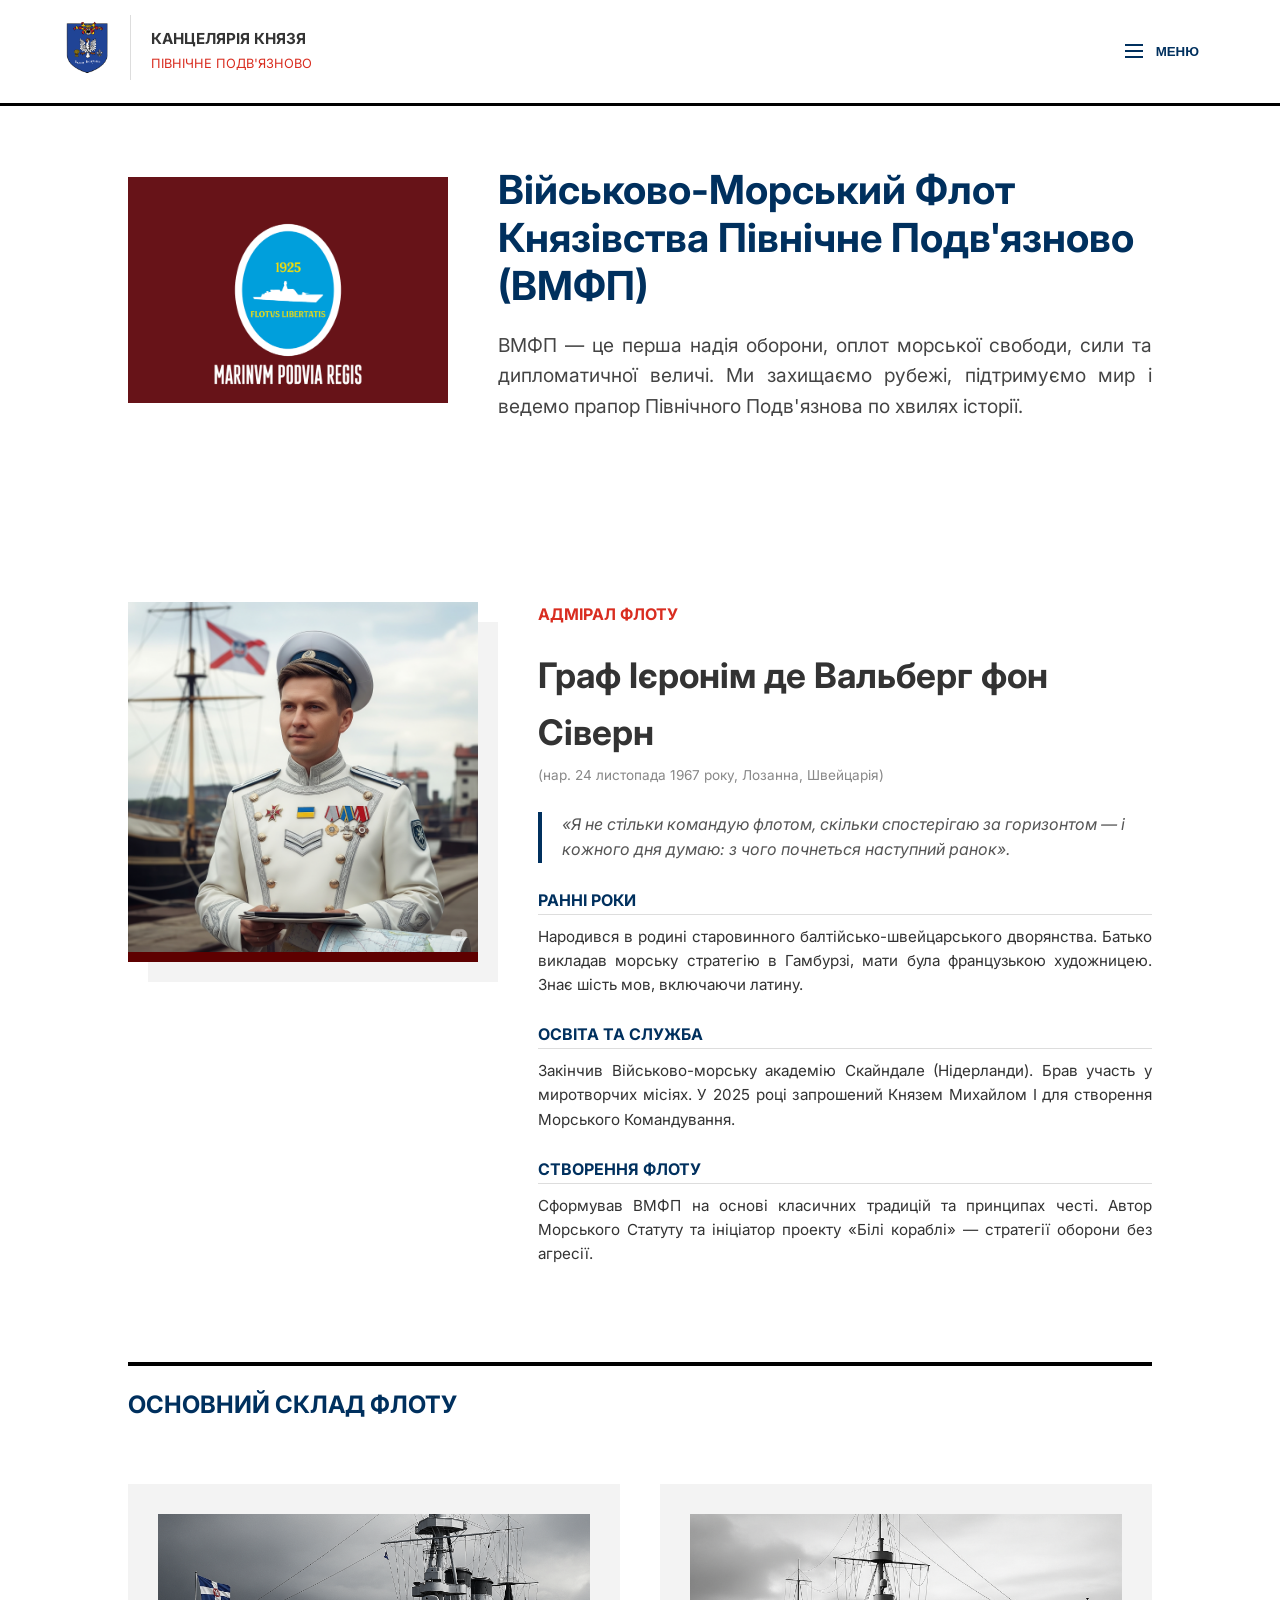
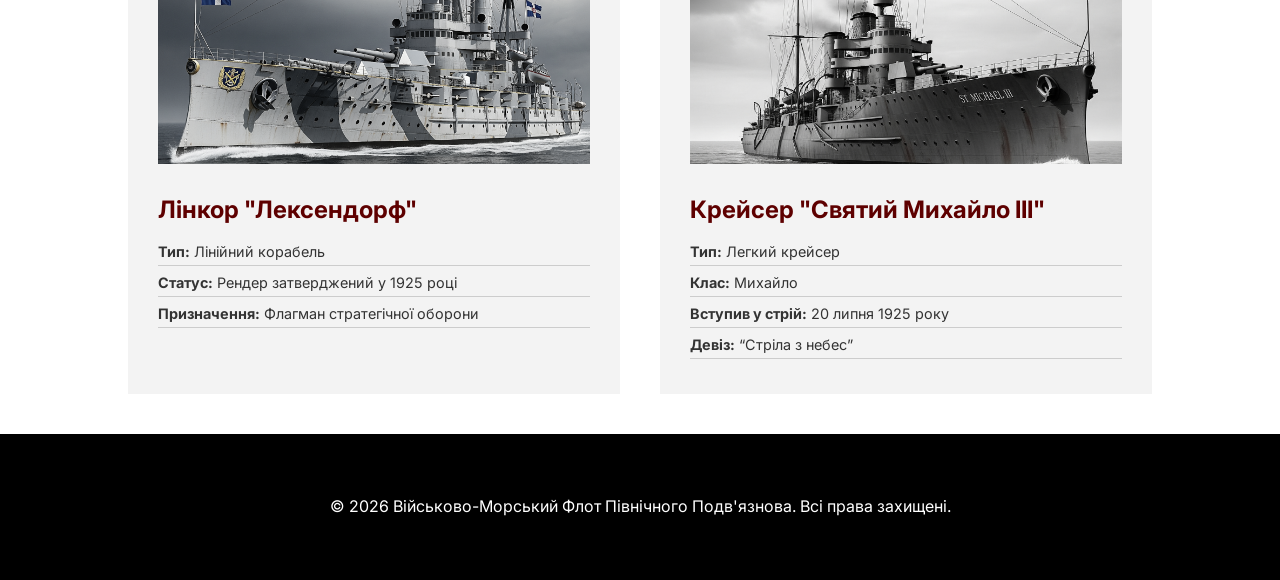
<file: naval.html>
<!DOCTYPE html>
<html lang="uk">
<head>
    <meta charset="UTF-8">
    <meta name="viewport" content="width=device-width, initial-scale=1.0">
    <title>Військово-Морський Флот — Північне Подв'язново</title>
    <link href="https://fonts.googleapis.com/css2?family=Inter:wght@300;400;600;700&display=swap" rel="stylesheet">
    <style>
        :root {
            --gov-blue: #00305e;
            --gov-red: #d92d20;
            --gov-black: #000000;
            --gov-grey: #f3f3f3;
            --navy-dark: #5e0000; /* Темно-червоний колір з логотипу флоту */
            --transition: all 0.3s cubic-bezier(0.25, 0.8, 0.25, 1);
        }

        * { box-sizing: border-box; margin: 0; padding: 0; }

        body {
            font-family: 'Inter', sans-serif;
            background-color: #fff;
            color: #333;
            line-height: 1.6;
        }

        /* --- ШАПКА ТА МЕНЮ (УНІФІКОВАНО) --- */
        header {
            display: flex; align-items: center; justify-content: space-between;
            padding: 15px 5%; border-bottom: 3px solid var(--gov-black);
            background: #fff; position: sticky; top: 0; z-index: 1000;
        }
        .header-left { display: flex; align-items: center; text-decoration: none; color: inherit; }
        .logo-box img { height: 65px; margin-right: 20px; border-right: 1px solid #ddd; padding-right: 20px; }
        .header-title { font-weight: 700; text-transform: uppercase; font-size: 0.95rem; }
        .header-title span { color: var(--gov-red); font-size: 0.8rem; font-weight: 400; }

        .menu-btn {
            background: none; border: 2px solid transparent; cursor: pointer;
            display: flex; align-items: center; font-weight: 700; color: var(--gov-blue);
            padding: 8px 15px; transition: var(--transition);
        }
        .menu-btn:hover { color: var(--gov-red); border-color: var(--gov-red); }

        #menuOverlay {
            position: fixed; top: 0; left: 0; width: 100%; height: 100%;
            background: white; z-index: 2000; display: none; padding: 50px 10%;
            animation: fadeIn 0.3s ease; overflow-y: auto;
        }
        @keyframes fadeIn { from { opacity: 0; } to { opacity: 1; } }
        .close-btn { background: var(--gov-black); color: white; border: none; padding: 10px 25px; cursor: pointer; font-weight: 700; margin-bottom: 40px; }
        
        .menu-grid { display: grid; grid-template-columns: repeat(auto-fit, minmax(280px, 1fr)); gap: 40px; }
        .menu-section h3 { color: var(--gov-blue); border-bottom: 2px solid var(--gov-red); padding-bottom: 10px; margin-bottom: 15px; text-transform: uppercase; }
        .menu-list { list-style: none; }
        .menu-list a { text-decoration: none; color: #000; transition: 0.2s; display: block; margin-bottom: 12px; }
        .menu-list a:hover { color: var(--gov-red); padding-left: 8px; }

        /* --- ГЕРОЙ-СЕКЦІЯ (ВМФП) --- */
        .navy-hero {
            display: flex; align-items: center; padding: 60px 10%;
            background: #fff; gap: 50px; animation: fadeIn 0.8s ease;
        }
        .navy-logo-container { flex: 0 0 320px; }
        .navy-logo-container img { width: 100%; height: auto; }
        .navy-hero-text h1 { font-size: 2.5rem; color: var(--gov-blue); line-height: 1.2; margin-bottom: 20px; }
        .navy-hero-text p { font-size: 1.2rem; color: #444; text-align: justify; }

        /* --- КОНТЕНТ --- */
        .main-content { padding: 40px 10%; }

        .admiral-section {
            display: grid; grid-template-columns: 350px 1fr; gap: 60px;
            margin: 80px 0; align-items: start;
        }
        .admiral-photo img { width: 100%; border-bottom: 10px solid var(--navy-dark); box-shadow: 20px 20px 0 var(--gov-grey); }
        .admiral-bio h2 { font-size: 2.2rem; margin-bottom: 5px; }
        .admiral-rank { color: var(--gov-red); font-weight: 700; text-transform: uppercase; margin-bottom: 20px; display: block; }
        .quote { font-style: italic; border-left: 4px solid var(--gov-blue); padding-left: 20px; margin: 25px 0; color: #555; }
        
        .bio-text h3 { margin: 25px 0 10px; color: var(--gov-blue); text-transform: uppercase; font-size: 1rem; border-bottom: 1px solid #ddd; }
        .bio-text p { margin-bottom: 15px; text-align: justify; font-size: 0.95rem; }

        /* --- КОРАБЛІ --- */
        .ship-grid { display: grid; grid-template-columns: 1fr 1fr; gap: 40px; margin-top: 60px; }
        .ship-card { background: var(--gov-grey); padding: 30px; transition: var(--transition); }
        .ship-card:hover { transform: translateY(-10px); background: #eee; }
        .ship-card img { width: 100%; height: 250px; object-fit: cover; margin-bottom: 20px; filter: grayscale(0.5); transition: 0.5s; }
        .ship-card:hover img { filter: grayscale(0); }
        .ship-info h4 { font-size: 1.5rem; margin-bottom: 10px; color: var(--navy-dark); }
        .ship-specs { font-size: 0.9rem; list-style: none; }
        .ship-specs li { margin-bottom: 5px; border-bottom: 1px solid #ccc; padding-bottom: 2px; }

        footer { padding: 60px 10%; background: var(--gov-black); color: white; text-align: center; }

        @media (max-width: 1024px) {
            .navy-hero, .admiral-section, .ship-grid { grid-template-columns: 1fr; display: block; }
            .navy-logo-container, .admiral-photo { width: 250px; margin: 0 auto 30px; }
        }
    </style>
</head>
<body>

<div id="menuOverlay">
    <button class="close-btn" onclick="toggleMenu()">✕ ЗАКРИТИ МЕНЮ</button>
    <div class="menu-grid">
        <div class="menu-section">
            <h3>Держава</h3>
            <ul class="menu-list">
                <li><a href="index.html">Головна сторінка</a></li>
                <li><a href="about.html">Про державу</a></li>
                <li><a href="constitution.html">Конституція</a></li>
            </ul>
        </div>
        <div class="menu-section">
            <h3>Канцлер</h3>
            <ul class="menu-list">
                <li><a href="kantsler.html">Відомство Канцлера</a></li>
                <li><a href="bditelnosti.html">Відомство Бдітєльності</a></li>
                <li><a href="groshey.html">Відомство Грошей</a></li>
                <li><a href="sprav.html">Відомство Земських справ</a></li>
                <li><a href="rosvidka.html">Служба Зовнішньої Розвідки</a></li>
                <li><a href="naval.html">Флот Північного Підв'язнова</a></li>
                <li><a href="FASDN.html">FASDN</a></li>
                <li><a href="APDPN.html">APDPN</a></li>
            </ul>
        </div>
        <div class="menu-section">
            <h3>Громадянам</h3>
            <ul class="menu-list">
                <li><a href="#">Титули та жалування</a></li>
                <li><a href="#">Підданство</a></li>
            </ul>
        </div>
    </div>
</div>

<header>
    <a href="index.html" class="header-left">
        <div class="logo-box"><img src="Зображення/герб.png" alt="Герб"></div>
        <div class="header-title">Канцелярія Князя <br><span>Північне Подв'язново</span></div>
    </a>
    <button class="menu-btn" onclick="toggleMenu()">
        <svg width="24" height="24" viewBox="0 0 24 24" fill="none" stroke="currentColor" stroke-width="2"><line x1="3" y1="12" x2="21" y2="12"></line><line x1="3" y1="6" x2="21" y2="6"></line><line x1="3" y1="18" x2="21" y2="18"></line></svg>
        <span style="margin-left:10px">МЕНЮ</span>
    </button>
</header>

<main>
    <section class="navy-hero">
        <div class="navy-logo-container">
            <img src="Зображення/Лого_флота.png" alt="ВМФП">
        </div>
        <div class="navy-hero-text">
            <h1>Військово-Морський Флот Князівства Північне Подв'язново (ВМФП)</h1>
            <p>ВМФП — це перша надія оборони, оплот морської свободи, сили та дипломатичної величі. Ми захищаємо рубежі, підтримуємо мир і ведемо прапор Північного Подв'язнова по хвилях історії.</p>
        </div>
    </section>

    <div class="main-content">
        <section class="admiral-section">
            <div class="admiral-photo">
                <img src="Зображення/Голова_флоту.png" alt="Адмірал">
            </div>
            <div class="admiral-bio">
                <span class="admiral-rank">Адмірал флоту</span>
                <h2>Граф Ієронім де Вальберг фон Сіверн</h2>
                <p style="font-size: 0.85rem; color: #888;">(нар. 24 листопада 1967 року, Лозанна, Швейцарія)</p>
                
                <div class="quote">
                    «Я не стільки командую флотом, скільки спостерігаю за горизонтом — і кожного дня думаю: з чого почнеться наступний ранок».
                </div>

                <div class="bio-text">
                    <h3>Ранні роки</h3>
                    <p>Народився в родині старовинного балтійсько-швейцарського дворянства. Батько викладав морську стратегію в Гамбурзі, мати була французькою художницею. Знає шість мов, включаючи латину.</p>
                    
                    <h3>Освіта та служба</h3>
                    <p>Закінчив Військово-морську академію Скайндале (Нідерланди). Брав участь у миротворчих місіях. У 2025 році запрошений Князем Михайлом I для створення Морського Командування.</p>
                    
                    <h3>Створення Флоту</h3>
                    <p>Сформував ВМФП на основі класичних традицій та принципах честі. Автор Морського Статуту та ініціатор проекту «Білі кораблі» — стратегії оборони без агресії.</p>
                </div>
            </div>
        </section>

        <h2 style="text-transform: uppercase; color: var(--gov-blue); border-top: 4px solid #000; padding-top: 20px;">Основний склад флоту</h2>
        <div class="ship-grid">
            <div class="ship-card">
                <img src="Зображення/Лінкор_лексендорф.png" alt="Лексендорф">
                <div class="ship-info">
                    <h4>Лінкор "Лексендорф"</h4>
                    <ul class="ship-specs">
                        <li><strong>Тип:</strong> Лінійний корабель</li>
                        <li><strong>Статус:</strong> Рендер затверджений у 1925 році</li>
                        <li><strong>Призначення:</strong> Флагман стратегічної оборони</li>
                    </ul>
                </div>
            </div>

            <div class="ship-card">
                <img src="Зображення/Святий_Михайл_III.png" alt="Святий Михайло">
                <div class="ship-info">
                    <h4>Крейсер "Святий Михайло III"</h4>
                    <ul class="ship-specs">
                        <li><strong>Тип:</strong> Легкий крейсер</li>
                        <li><strong>Клас:</strong> Михайло</li>
                        <li><strong>Вступив у стрій:</strong> 20 липня 1925 року</li>
                        <li><strong>Девіз:</strong> “Стріла з небес”</li>
                    </ul>
                </div>
            </div>
        </div>
    </div>
</main>

<footer>
    <p>&copy; 2026 Військово-Морський Флот Північного Подв'язнова. Всі права захищені.</p>
</footer>

<script>
    function toggleMenu() {
        const menu = document.getElementById('menuOverlay');
        const isVisible = menu.style.display === 'block';
        menu.style.display = isVisible ? 'none' : 'block';
        document.body.style.overflow = isVisible ? 'auto' : 'hidden';
    }
</script>

</body>
</html>
</file>
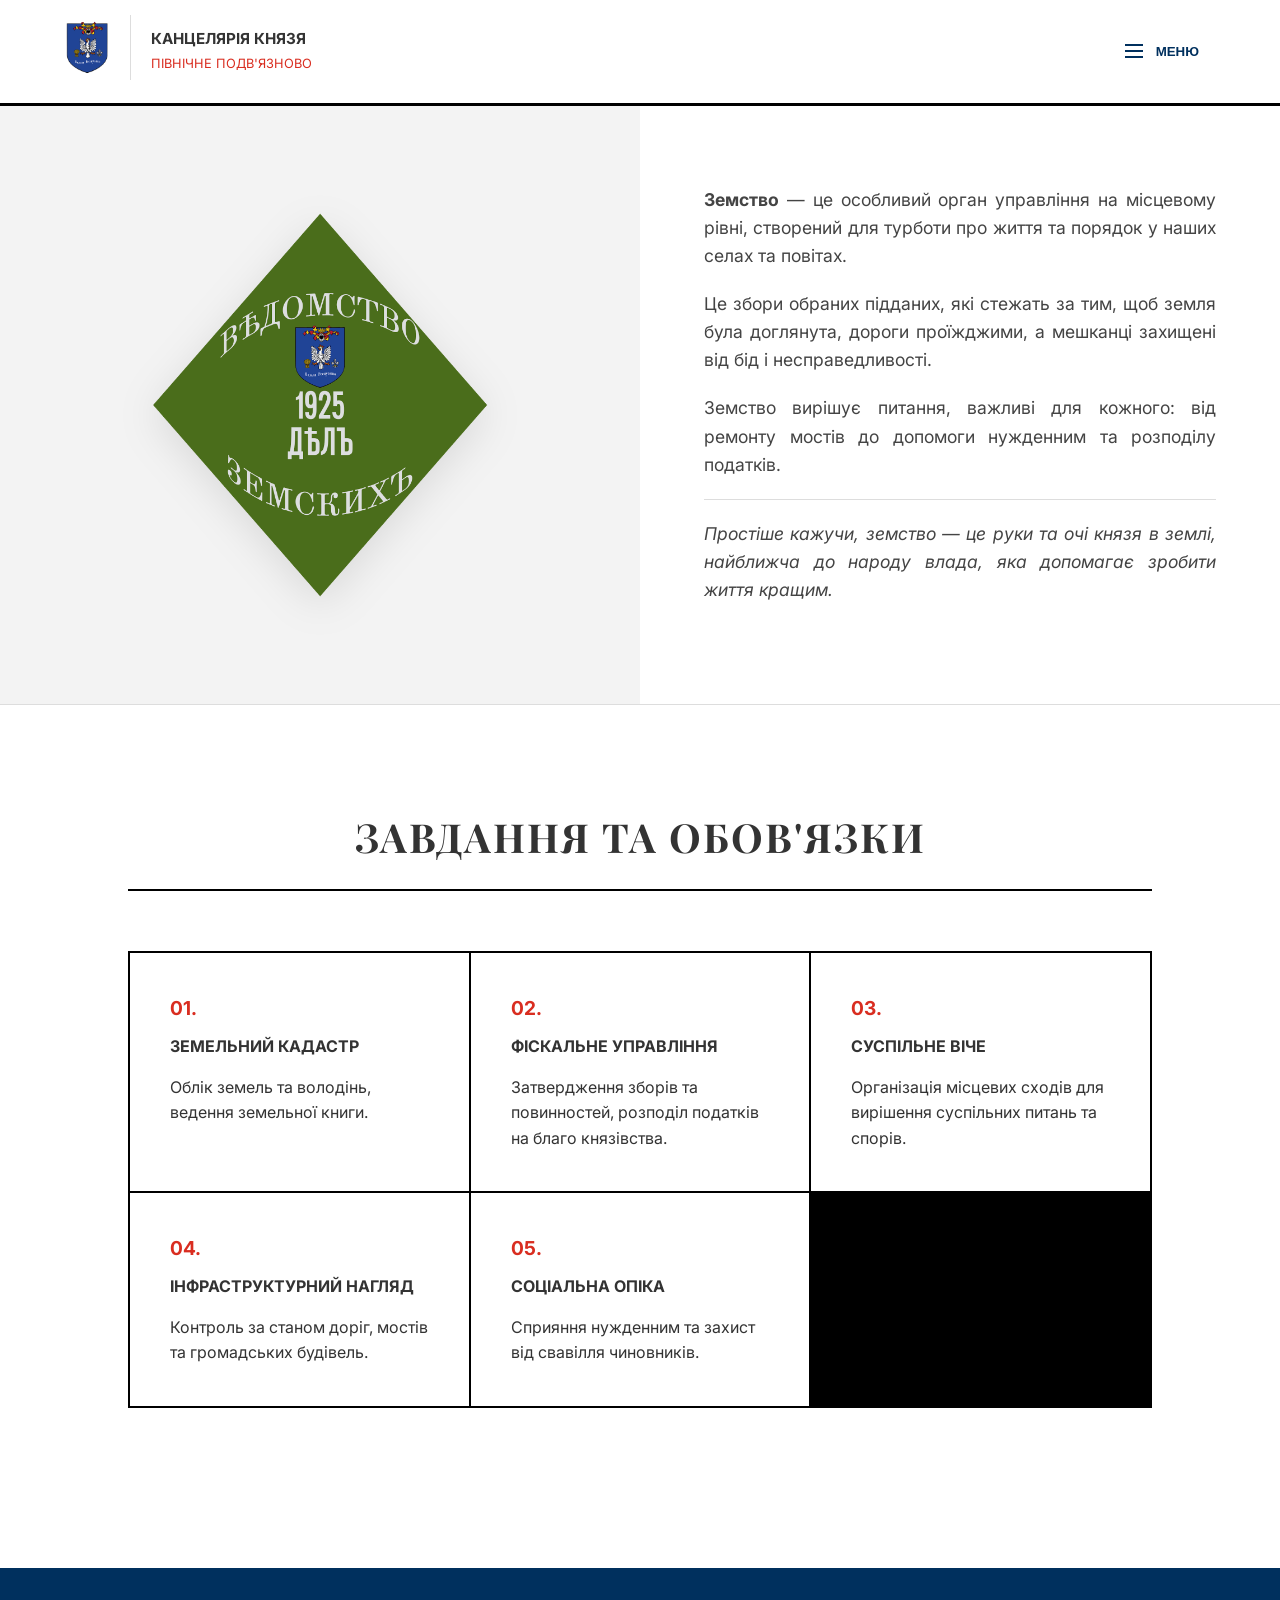
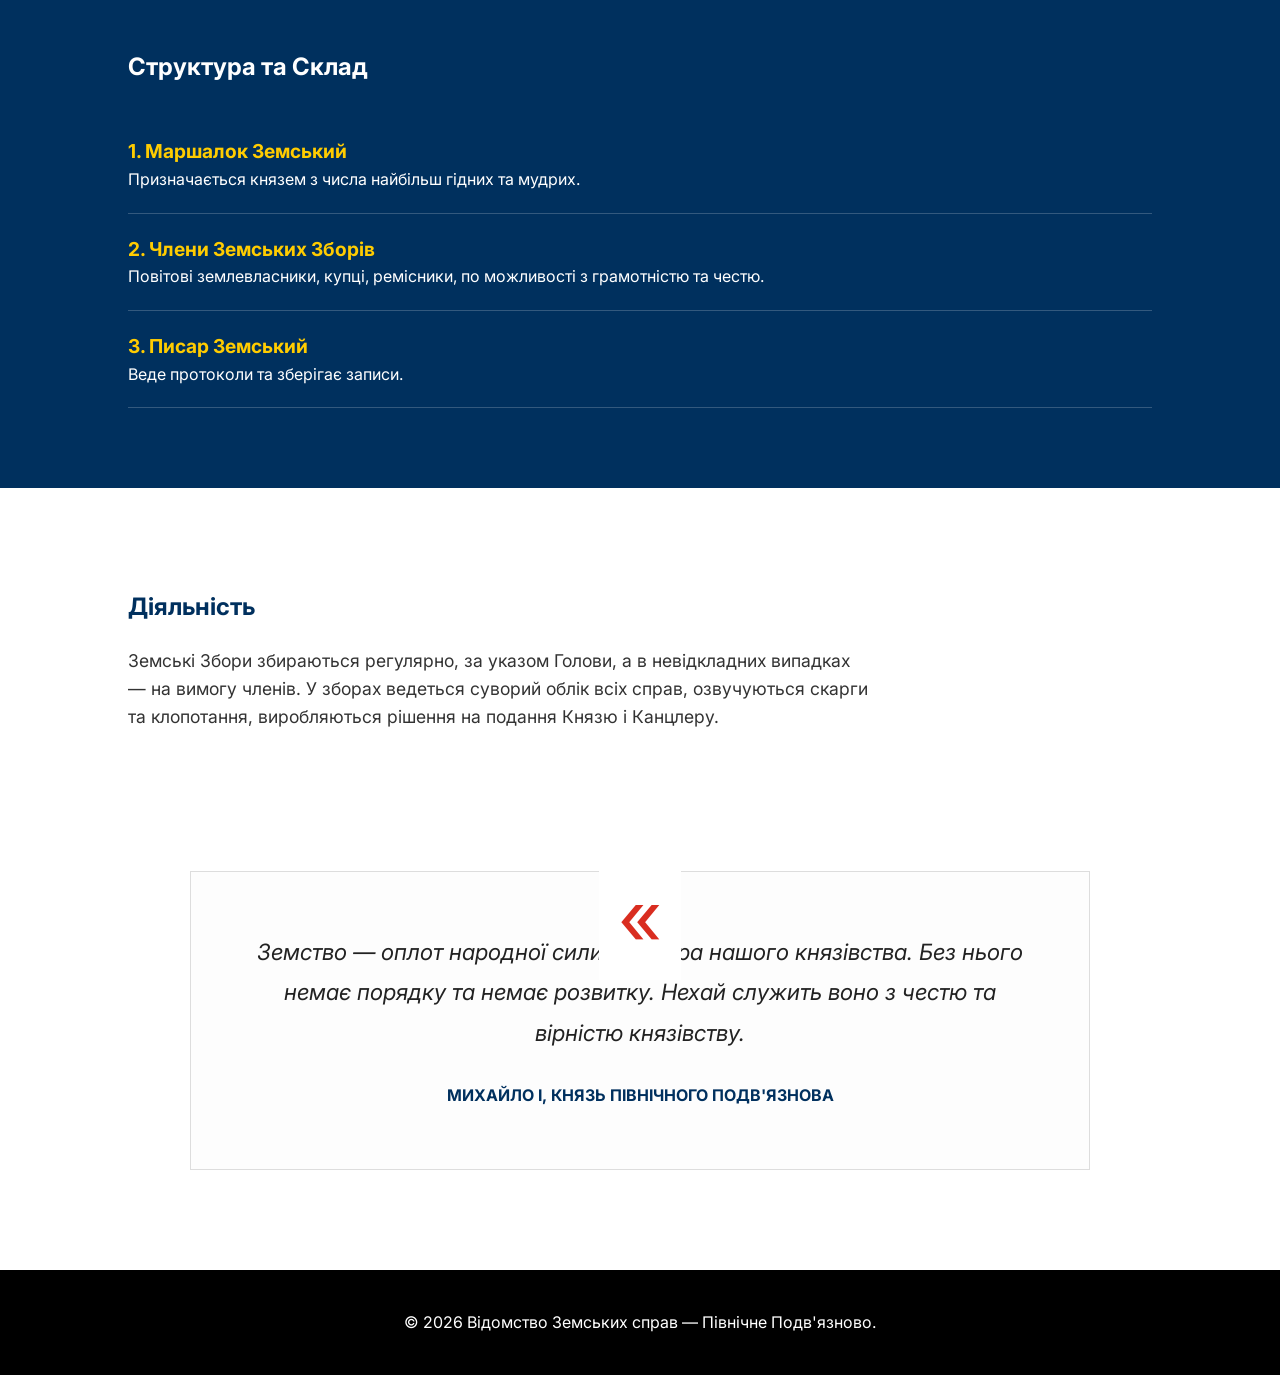
<file: sprav.html>
<!DOCTYPE html>
<html lang="uk">
<head>
    <meta charset="UTF-8">
    <meta name="viewport" content="width=device-width, initial-scale=1.0">
    <title>Відомство Земських справ — Північне Подв'язново</title>
    <link href="https://fonts.googleapis.com/css2?family=Inter:wght@300;400;600;700&family=Playfair+Display:wght@700&display=swap" rel="stylesheet">
    <style>
        /* Використання системних змінних з style.css */
        :root {
            --gov-blue: #00305e;
            --gov-red: #d92d20;
            --gov-black: #000000;
            --gov-grey: #f3f3f3;
            --transition: all 0.3s cubic-bezier(0.25, 0.8, 0.25, 1);
        }

        * { box-sizing: border-box; margin: 0; padding: 0; }

        body {
            font-family: 'Inter', sans-serif;
            background-color: #fff;
            color: #333;
            line-height: 1.6;
        }

        /* --- ШАПКА (КОПІЯ З ABOUT.HTML) --- */
        header {
            display: flex; align-items: center; justify-content: space-between;
            padding: 15px 5%; border-bottom: 3px solid var(--gov-black);
            background: #fff; position: sticky; top: 0; z-index: 1000;
        }
        .header-left { display: flex; align-items: center; text-decoration: none; color: inherit; }
        .logo-box img { height: 65px; margin-right: 20px; border-right: 1px solid #ddd; padding-right: 20px; }
        .header-title { font-weight: 700; text-transform: uppercase; font-size: 0.95rem; }
        .header-title span { color: var(--gov-red); font-size: 0.8rem; font-weight: 400; }

        /* --- МЕНЮ (ПОВНА ВЕРСІЯ З ABOUT.HTML) --- */
        .menu-btn {
            background: none; border: 2px solid transparent; cursor: pointer;
            display: flex; align-items: center; font-weight: 700; color: var(--gov-blue);
            padding: 8px 15px; transition: var(--transition);
        }
        #menuOverlay {
            position: fixed; top: 0; left: 0; width: 100%; height: 100%;
            background: white; z-index: 2000; display: none; padding: 50px 10%;
            animation: fadeIn 0.3s ease; overflow-y: auto;
        }
        .close-btn { background: var(--gov-black); color: white; border: none; padding: 10px 25px; cursor: pointer; font-weight: 700; margin-bottom: 40px; }
        .menu-grid { display: grid; grid-template-columns: repeat(auto-fit, minmax(280px, 1fr)); gap: 40px; }
        .menu-section h3 { color: var(--gov-blue); border-bottom: 2px solid var(--gov-red); padding-bottom: 10px; margin-bottom: 15px; text-transform: uppercase; }
        .menu-list { list-style: none; }
        .menu-list li { margin-bottom: 12px; }
        .menu-list a { text-decoration: none; color: #000; transition: 0.2s; display: block; }
        .menu-list a:hover { color: var(--gov-red); padding-left: 8px; }

        /* --- БЛОК 1: ПРИВІТАННЯ ТА ЛОГО --- */
        .hero-split {
            display: grid;
            grid-template-columns: 1fr 1fr;
            min-height: 500px;
            border-bottom: 1px solid #ddd;
        }
        .hero-logo-side {
            background: var(--gov-grey);
            display: flex;
            align-items: center;
            justify-content: center;
            padding: 40px;
        }
        .hero-logo-side img {
            max-width: 80%;
            height: auto;
            filter: drop-shadow(0 10px 20px rgba(0,0,0,0.1));
        }
        .hero-text-side {
            padding: 80px 10%;
            display: flex;
            flex-direction: column;
            justify-content: center;
        }
        .hero-text-side p {
            font-size: 1.1rem;
            margin-bottom: 20px;
            color: #444;
            text-align: justify;
        }

        /* --- БЛОК 2: ЗАВДАННЯ (НІМЕЦЬКИЙ СТИЛЬ) --- */
        .german-style-section {
            padding: 100px 10%;
            background: #fff;
        }
        .section-header-order {
            text-align: center;
            margin-bottom: 60px;
            border-bottom: 2px solid var(--gov-black);
            padding-bottom: 20px;
        }
        .section-header-order h2 {
            font-family: 'Playfair Display', serif;
            font-size: 2.5rem;
            text-transform: uppercase;
            letter-spacing: 2px;
        }

        .duties-grid {
            display: grid;
            grid-template-columns: repeat(auto-fit, minmax(300px, 1fr));
            gap: 2px;
            background: var(--gov-black); /* Колір ліній між картками */
            border: 2px solid var(--gov-black);
        }
        .duty-item {
            background: #fff;
            padding: 40px;
            transition: var(--transition);
        }
        .duty-item:hover {
            background: var(--gov-grey);
        }
        .duty-num {
            color: var(--gov-red);
            font-weight: 700;
            font-size: 1.2rem;
            margin-bottom: 10px;
            display: block;
        }
        .duty-item h3 {
            margin-bottom: 15px;
            text-transform: uppercase;
            font-size: 1rem;
        }

        /* --- СТРУКТУРА ТА ДІЯЛЬНІСТЬ --- */
        .structure-box {
            background: var(--gov-blue);
            color: white;
            padding: 80px 10%;
            margin: 60px 0;
        }
        .structure-list {
            list-style: none;
            margin-top: 30px;
        }
        .structure-list li {
            padding: 20px 0;
            border-bottom: 1px solid rgba(255,255,255,0.2);
        }
        .structure-list strong {
            color: #ffcc00; /* Золотистий акцент */
            display: block;
            font-size: 1.2rem;
        }

        /* --- СЛОВО КНЯЗЯ --- */
        .prince-word {
            max-width: 900px;
            margin: 100px auto;
            padding: 60px;
            border: 1px solid #ddd;
            position: relative;
            text-align: center;
            background: #fdfdfd;
        }
        .prince-word::before {
            content: "«";
            position: absolute;
            top: -20px; left: 50%;
            transform: translateX(-50%);
            font-size: 5rem;
            color: var(--gov-red);
            background: #fff;
            padding: 0 20px;
        }
        .prince-word p {
            font-style: italic;
            font-size: 1.4rem;
            line-height: 1.8;
            color: #222;
        }
        .signature {
            margin-top: 30px;
            font-weight: 700;
            text-transform: uppercase;
            color: var(--gov-blue);
        }

        footer { padding: 40px 10%; background: var(--gov-black); color: white; text-align: center; }

        @media (max-width: 1024px) {
            .hero-split { grid-template-columns: 1fr; }
            .hero-logo-side { height: 300px; }
        }
    </style>
</head>
<body>

<div id="menuOverlay">
    <button class="close-btn" onclick="toggleMenu()">✕ ЗАКРИТИ МЕНЮ</button>
    <div class="menu-grid">
        <div class="menu-section">
            <h3>Держава</h3>
            <ul class="menu-list">
                <li><a href="index.html">Головна сторінка</a></li>
                <li><a href="about.html">Про державу</a></li>
                <li><a href="constitution.html">Конституція</a></li>
            </ul>
        </div>
        <div class="menu-section">
            <h3>Канцлер</h3>
            <ul class="menu-list">
                <li><a href="kantsler.html">Відомство Канцлера</a></li>
                <li><a href="bditelnosti.html">Відомство Бдітєльності</a></li>
                <li><a href="groshey.html">Відомство Грошей</a></li>
                <li><a href="sprav.html">Відомство Земських справ</a></li>
                <li><a href="rosvidka.html">Служба Зовнішньої Розвідки</a></li>
                <li><a href="naval.html">Флот Північного Підв'язнова</a></li>
                <li><a href="FASDN.html">FASDN</a></li>
                <li><a href="APDPN.html">APDPN</a></li>
            </ul>
        </div>
        <div class="menu-section">
            <h3>Громадянам</h3>
            <ul class="menu-list">
                <li><a href="#">Титули та жалування</a></li>
                <li><a href="#">Підданство</a></li>
            </ul>
        </div>
    </div>
</div>

<header>
    <a href="index.html" class="header-left">
        <div class="logo-box"><img src="Зображення/герб.png" alt="Герб"></div>
        <div class="header-title">Канцелярія Князя <br><span>Північне Подв'язново</span></div>
    </a>
    <button class="menu-btn" onclick="toggleMenu()">
        <svg width="24" height="24" viewBox="0 0 24 24" fill="none" stroke="currentColor" stroke-width="2"><line x1="3" y1="12" x2="21" y2="12"></line><line x1="3" y1="6" x2="21" y2="6"></line><line x1="3" y1="18" x2="21" y2="18"></line></svg>
        <span style="margin-left:10px">МЕНЮ</span>
    </button>
</header>

<main>
    <section class="hero-split">
        <div class="hero-logo-side">
            <img src="Зображення/Лого_земських_справ.png" alt="Логотип Земства">
        </div>
        <div class="hero-text-side">
            <p><strong>Земство</strong> — це особливий орган управління на місцевому рівні, створений для турботи про життя та порядок у наших селах та повітах.</p>
            <p>Це збори обраних підданих, які стежать за тим, щоб земля була доглянута, дороги проїжджими, а мешканці захищені від бід і несправедливості.</p>
            <p>Земство вирішує питання, важливі для кожного: від ремонту мостів до допомоги нужденним та розподілу податків.</p>
            <p style="border-top: 1px solid #ddd; padding-top: 20px; font-style: italic;">Простіше кажучи, земство — це руки та очі князя в землі, найближча до народу влада, яка допомагає зробити життя кращим.</p>
        </div>
    </section>

    <section class="german-style-section">
        <div class="section-header-order">
            <h2>Завдання та Обов'язки</h2>
        </div>
        
        <div class="duties-grid">
            <div class="duty-item">
                <span class="duty-num">01.</span>
                <h3>Земельний Кадастр</h3>
                <p>Облік земель та володінь, ведення земельної книги.</p>
            </div>
            <div class="duty-item">
                <span class="duty-num">02.</span>
                <h3>Фіскальне управління</h3>
                <p>Затвердження зборів та повинностей, розподіл податків на благо князівства.</p>
            </div>
            <div class="duty-item">
                <span class="duty-num">03.</span>
                <h3>Суспільне віче</h3>
                <p>Організація місцевих сходів для вирішення суспільних питань та спорів.</p>
            </div>
            <div class="duty-item">
                <span class="duty-num">04.</span>
                <h3>Інфраструктурний нагляд</h3>
                <p>Контроль за станом доріг, мостів та громадських будівель.</p>
            </div>
            <div class="duty-item">
                <span class="duty-num">05.</span>
                <h3>Соціальна опіка</h3>
                <p>Сприяння нужденним та захист від свавілля чиновників.</p>
            </div>
        </div>
    </section>

    <section class="structure-box">
        <h2>Структура та Склад</h2>
        <ul class="structure-list">
            <li><strong>1. Маршалок Земський</strong> Призначається князем з числа найбільш гідних та мудрих.</li>
            <li><strong>2. Члени Земських Зборів</strong> Повітові землевласники, купці, ремісники, по можливості з грамотністю та честю.</li>
            <li><strong>3. Писар Земський</strong> Веде протоколи та зберігає записи.</li>
        </ul>
    </section>

    <section style="padding: 40px 10%; max-width: 1000px;">
        <h2 style="margin-bottom: 20px; color: var(--gov-blue);">Діяльність</h2>
        <p style="font-size: 1.1rem;">Земські Збори збираються регулярно, за указом Голови, а в невідкладних випадках — на вимогу членів. У зборах ведеться суворий облік всіх справ, озвучуються скарги та клопотання, виробляються рішення на подання Князю і Канцлеру.</p>
    </section>

    <section class="prince-word">
        <p>Земство — оплот народної сили та опора нашого князівства. Без нього немає порядку та немає розвитку. Нехай служить воно з честю та вірністю князівству.</p>
        <div class="signature">Михайло I, Князь Північного Подв'язнова</div>
    </section>
</main>

<footer>
    <p>&copy; 2026 Відомство Земських справ — Північне Подв'язново.</p>
</footer>

<script>
    function toggleMenu() {
        const menu = document.getElementById('menuOverlay');
        const isVisible = menu.style.display === 'block';
        menu.style.display = isVisible ? 'none' : 'block';
        document.body.style.overflow = isVisible ? 'auto' : 'hidden';
    }
</script>

</body>
</html>
</file>
<file: style.css>
/* ЦЕНТРАЛЬНИЙ СТИЛЬОВИЙ ФАЙЛ: ПІВНІЧНЕ ПОДВ'ЯЗНОВО
   Опис: Цей файл містить усі візуальні налаштування державного порталу.
*/

/* --- 1. ГЛОБАЛЬНІ ЗМІННІ ТА НАЛАШТУВАННЯ --- */
:root {
    /* Основна колірна палітра: державний синій, червоний та нейтральні тони */
    --gov-blue: #00305e;
    --gov-red: #d92d20;
    --gov-black: #000000;
    --gov-grey: #f3f3f3;
    /* Плавність анімації для кнопок та посилань */
    --transition: all 0.3s cubic-bezier(0.25, 0.8, 0.25, 1);
}

* { 
    box-sizing: border-box; 
    margin: 0; 
    padding: 0; 
}

body {
    font-family: 'Inter', sans-serif;
    background-color: #fff;
    color: #333;
    line-height: 1.6;
}

/* --- 2. ШАПКА САЙТУ (HEADER) --- */
/* Стилі для верхньої панелі, яка залишається закріпленою при скролі */
header {
    display: flex;
    align-items: center;
    justify-content: space-between;
    padding: 15px 5%;
    border-bottom: 3px solid var(--gov-black);
    background: #fff;
    position: sticky;
    top: 0;
    z-index: 1000;
}

.header-left { display: flex; align-items: center; }

/* Логотип (герб) з лінією-розділювачем праворуч */
.logo-box img { 
    height: 65px; 
    margin-right: 20px; 
    border-right: 1px solid #ddd; 
    padding-right: 20px; 
}

.header-title { 
    font-weight: 700; 
    text-transform: uppercase; 
    font-size: 0.95rem; 
}

/* Підпис назви держави під основним титулом */
.header-title span { 
    color: var(--gov-red); 
    font-size: 0.8rem; 
    font-weight: 400; 
}

/* --- 3. НАВІГАЦІЙНЕ МЕНЮ (OVERLAY) --- */
/* Кнопка відкриття меню */
.menu-btn {
    background: none; border: 2px solid transparent; cursor: pointer;
    display: flex; align-items: center; font-weight: 700; color: var(--gov-blue);
    padding: 8px 15px; transition: var(--transition);
}
.menu-btn:hover { color: var(--gov-red); border-color: var(--gov-red); }

/* Повноекранне вікно меню, яке з'являється при кліку */
#menuOverlay {
    position: fixed; top: 0; left: 0; width: 100%; height: 100%;
    background: white; z-index: 2000; display: none; padding: 50px 10%;
    animation: fadeIn 0.3s ease; overflow-y: auto;
}

@keyframes fadeIn { from { opacity: 0; } to { opacity: 1; } }

/* Кнопка закриття всередині меню */
.close-btn { 
    background: var(--gov-black); color: white; border: none; 
    padding: 10px 25px; cursor: pointer; font-weight: 700; margin-bottom: 40px; 
}
.close-btn:hover { background: var(--gov-red); }

/* Сітка для розділів меню: Держава, Канцлер, Громадянам */
.menu-grid { 
    display: grid; 
    grid-template-columns: repeat(auto-fit, minmax(280px, 1fr)); 
    gap: 40px; 
}

.menu-section h3 { 
    color: var(--gov-blue); 
    border-bottom: 2px solid var(--gov-red); 
    padding-bottom: 10px; 
    margin-bottom: 15px; 
    text-transform: uppercase; 
}

.menu-list { list-style: none; }
.menu-list li { margin-bottom: 12px; }
.menu-list a { 
    text-decoration: none; 
    color: #000; 
    transition: 0.2s; 
    display: block; 
}
/* Ефект зсуву при наведенні на пункт меню */
.menu-list a:hover { color: var(--gov-red); padding-left: 8px; }

/* --- 4. ГОЛОВНИЙ БАНЕР (HERO SECTION) --- */
/* Блок з фоновим зображенням та текстом Преамбули */
.block-preamble {
    position: relative; height: 600px; display: flex; align-items: center; color: white;
    background: url('https://images.unsplash.com/photo-1518709268805-4e9042af9f23?q=80&w=1600') center/cover;
    padding: 0 10%;
}

/* Темний фільтр поверх картинки, щоб текст краще читався */
.block-preamble::before {
    content: ""; position: absolute; top: 0; left: 0; width: 100%; height: 100%;
    background: rgba(0, 0, 0, 0.7); z-index: 1;
}

.preamble-content { position: relative; z-index: 2; max-width: 800px; }

/* Заголовок Преамбули з червоною лінією зліва */
.preamble-content h1 { 
    font-size: 2.5rem; 
    margin-bottom: 20px; 
    border-left: 6px solid var(--gov-red); 
    padding-left: 20px; 
    line-height: 1.2; 
}

/* --- 5. ПРО ДЕРЖАВУ (ДЕРЖАВНИЙ УСТРІЙ) --- */
.block-about { 
    padding: 80px 10%; 
    background: #fff; 
    display: grid; 
    grid-template-columns: 1fr 1fr; 
    gap: 60px; 
    align-items: center; 
}

.about-text h2 { font-size: 2rem; margin-bottom: 20px; color: var(--gov-black); }

/* Стилі для кнопок (Синя та Червона) */
.btn-group { display: flex; gap: 15px; flex-wrap: wrap; }
.btn { 
    padding: 14px 28px; text-decoration: none; font-weight: 700; 
    transition: var(--transition); text-transform: uppercase; font-size: 0.9rem; 
}
.btn-blue { background: var(--gov-blue); color: white; }
.btn-red { background: var(--gov-red); color: white; }
.btn:hover { 
    transform: translateY(-3px); 
    box-shadow: 0 10px 20px rgba(0,0,0,0.15); 
}

/* --- 6. НОВИНИ ТА РЕСУРСИ --- */
.block-news { padding: 80px 10%; background: var(--gov-grey); }

.section-label { 
    color: var(--gov-blue); font-weight: 700; text-transform: uppercase; 
    letter-spacing: 1px; display: block; margin-bottom: 30px; 
}

.news-grid { 
    display: grid; 
    grid-template-columns: repeat(auto-fit, minmax(300px, 1fr)); 
    gap: 30px; 
}

/* Картка новини з ефектом збільшення при наведенні */
.news-card { 
    background: white; border-bottom: 4px solid var(--gov-blue); 
    transition: var(--transition); text-decoration: none; color: inherit; 
}
.news-card:hover { border-bottom-color: var(--gov-red); transform: scale(1.02); }
.news-card img { width: 100%; height: 220px; object-fit: cover; }
.news-body { padding: 25px; }
.news-body span { color: var(--gov-red); font-weight: 700; font-size: 0.8rem; }

/* --- 7. ДОШКА УКАЗІВ --- */
.block-decrees { padding: 80px 10%; background: white; }

/* Рядок окремого указу */
.decree-item { 
    display: flex; justify-content: space-between; padding: 20px; 
    border-bottom: 1px solid #eee; transition: 0.2s; cursor: pointer;
}
/* Виділення указу червоною лінією при наведенні курсору */
.decree-item:hover { 
    background: #fff8f8; 
    border-left: 4px solid var(--gov-red); 
}
.decree-title { font-weight: 600; color: var(--gov-black); }
.decree-date { color: var(--gov-red); font-weight: 700; }

/* --- 8. ФУТЕР (ПІДВАЛ) --- */
footer { 
    padding: 40px 10%; 
    background: var(--gov-black); 
    color: white; 
    font-size: 0.85rem; 
    text-align: center; 
}

/* --- 9. АДАПТИВНІСТЬ (MOBILE RESPONSIVE) --- */
@media (max-width: 768px) {
    /* На мобільних екранах тексти центруємо, а колонки ставимо одну під одну */
    .block-about { grid-template-columns: 1fr; text-align: center; }
    .preamble-content h1 { font-size: 1.8rem; }
    /* Ховаємо довгу назву в шапці на користь логотипу та меню */
    .header-title { display: none; }
}
</file>
